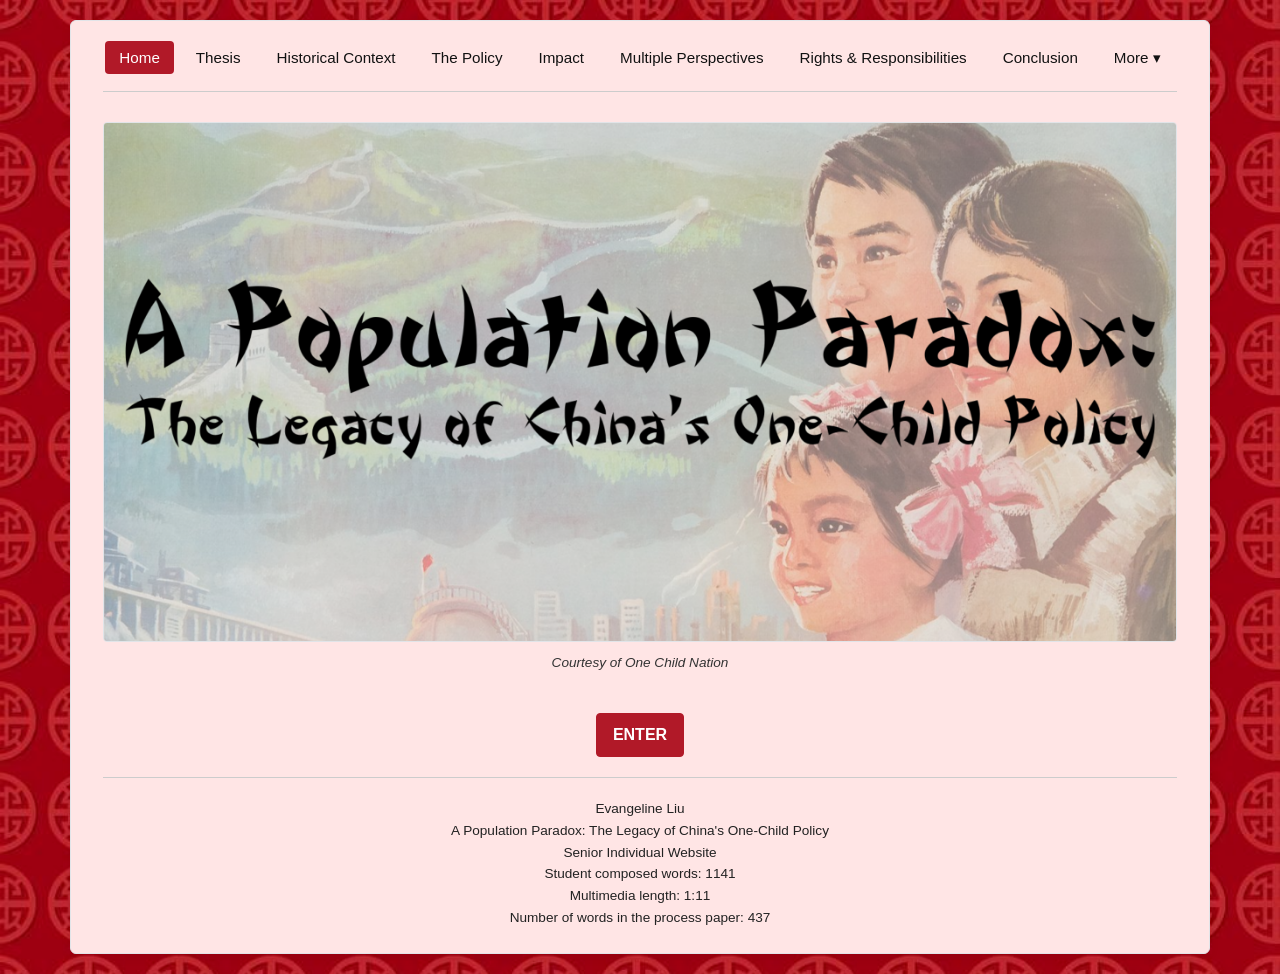
<file: nhd-one-child-policy/index.html>
<!DOCTYPE html>
<html lang="en">
<head>
  <meta charset="UTF-8" />
  <meta name="viewport" content="width=device-width, initial-scale=1.0" />
  <title>A Population Paradox: The Legacy of China's One-Child Policy</title>
  <link rel="stylesheet" href="style.css" />
</head>
<body>

  <!-- Main Fixed-Width Wrapper -->
  <div class="site-wrapper">

    <!-- Top Navigation -->
    <header class="top-nav">
      <nav>
        <ul>
          <li><a href="index.html" class="active">Home</a></li>
          <li><a href="thesis.html">Thesis</a></li>
          <li><a href="context.html">Historical Context</a></li>
          <li><a href="policy.html">The Policy</a></li>
          <li><a href="impact.html">Impact</a></li>
          <li><a href="perspectives.html">Multiple Perspectives</a></li>
          <li><a href="rights-responsibilities.html">Rights & Responsibilities</a></li>
          <li><a href="conclusion.html">Conclusion</a></li>
          
          <!-- Dropdown Navigation Item -->
          <li class="dropdown">
            <a href="#" class="dropbtn">More &#9662;</a>
            <div class="dropdown-content">
              <a href="bibliography.html">Bibliography</a>
              <a href="process-paper.html">Process Paper</a>
            </div>
          </li>
        </ul>
      </nav>
    </header>

    <hr class="section-divider" />

    <!-- Main Content Area -->
    <main class="content-container">

      <!-- Section: Featured Media / Hero Image Block -->
      <section class="block banner-block">
        <div class="image-wrapper">
          <img src="images/title.png" alt="Home Banner Image" />
          <p class="caption">Courtesy of One Child Nation</p>
        </div>
      </section>

    </main>

<!-- Bottom Navigation (Single Centered Button) -->
<footer class="bottom-nav nav-center">
  <a href="thesis.html">ENTER</a>
</footer>

<hr class="section-divider" />

  <p class="credit">Evangeline Liu</p>
  <p class="credit">A Population Paradox: The Legacy of China's One-Child Policy</p>
  <p class="credit">Senior Individual Website</p>
  <p class="credit">Student composed words: 1141</p>
  <p class="credit">Multimedia length: 1:11</p>
  <p class="credit">Number of words in the process paper: 437</p>

  </div>

</body>
</html>
</file>
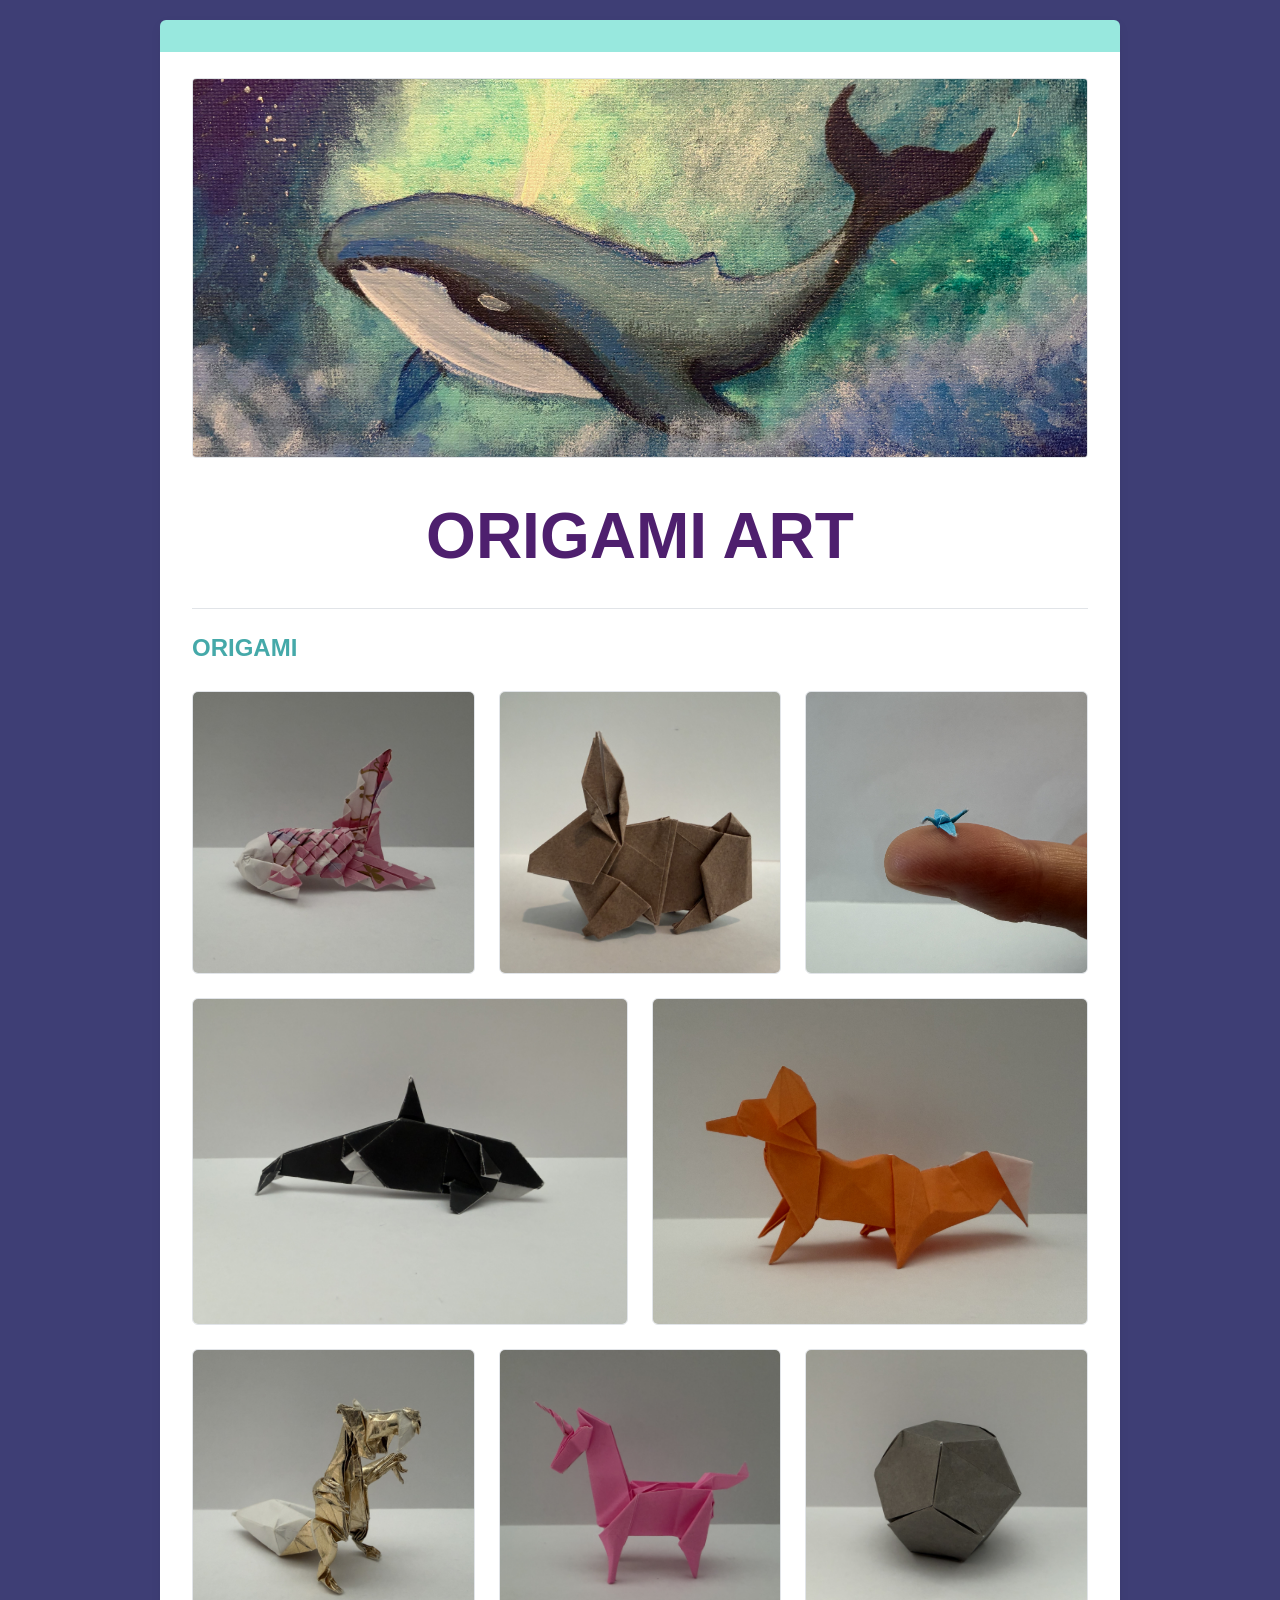
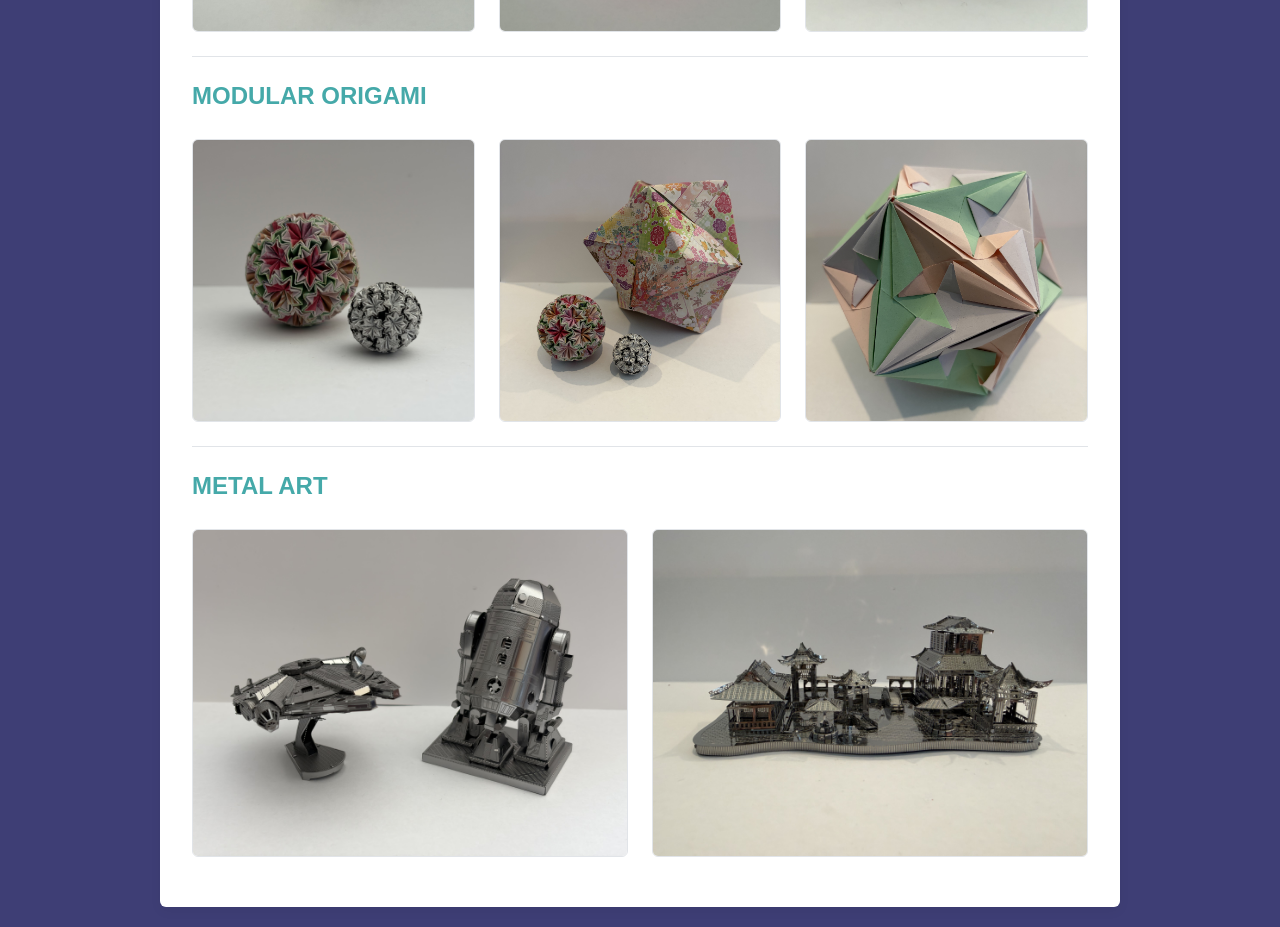
<file: origami-art.html>
<!DOCTYPE html>
<html lang="en">
<head>
  <meta charset="UTF-8" />
  <meta name="viewport" content="width=device-width, initial-scale=1.0" />
  <title>Origami Art</title>
  <link rel="stylesheet" href="style.css" />
  <link rel="apple-touch-icon" sizes="180x180" href="images/favicon/apple-touch-icon.png">
  <link rel="icon" type="image/png" sizes="32x32" href="images/favicon/favicon-32x32.png">
  <link rel="icon" type="image/png" sizes="16x16" href="images/favicon/favicon-16x16.png">
  <link rel="manifest" href="images/favicon/site.webmanifest">
</head>
<body>

  <!-- Main Fixed-Width Wrapper -->
  <div class="site-wrapper">

    <!-- Top Navigation -->
    <!-- <header class="top-nav">
      <nav>
        <ul>
          <li><a href="index.html">Home</a></li>
          <li><a href="thesis.html" class="active">Thesis</a></li>
          <li><a href="context.html">Historical Context</a></li>
          <li><a href="policy.html">The Policy</a></li>
          <li><a href="impact.html">Impact</a></li>
          <li><a href="perspectives.html">Perspectives</a></li> -->
          
          <!-- Dropdown Navigation Item -->
          <!-- <li class="dropdown">
            <a href="#" class="dropbtn">More &#9662;</a>
            <div class="dropdown-content">
              <a href="bibliography.html">Bibliography</a>
              <a href="process-paper.html">Process Paper</a>
            </div>
          </li>
        </ul>
      </nav>
    </header>

    <hr class="section-divider" /> -->

    <!-- Main Content Area -->
    <main class="content-container">

      <!-- Section: Featured Media / Hero Image Block -->
      <section class="block media-block">
        <div class="image-wrapper">
          <img src="images/whale.jpeg" alt="Banner Image" />
          <!-- <p class="caption">Courtesy of [Source / Credit Name]</p> -->
        </div>
      </section>

      <h1>ORIGAMI ART</h1>

      <hr class="section-divider" />

      <!-- Section: Text Block  -->
      <section class="block text-block">
      <h2>ORIGAMI</h2>
      </section>
 
      <!-- Section: Image Block -->
      <section class="block media-block">
        <!-- GRID BEGINS -->
        <div class="row-12">
          <div class="col-4">
            <div class="image-wrapper">
              <a target="_blank" href="images/origami-goldfish.jpg"><img src="images/origami-goldfish.jpg" alt="Origami Goldfish" /></a>
            </div>
          </div>
          <div class="col-4">
            <div class="image-wrapper">
              <a target="_blank" href="images/origami-hare.jpg"><img src="images/origami-hare.jpg" alt="Origami Hare" /></a>
           </div>
          </div>
          <div class="col-4">
            <div class="image-wrapper">
              <a target="_blank" href="images/origami-tiny.jpg"><img src="images/origami-tiny.jpg" alt="Tiny Origami" /></a>
            </div>
          </div>

          <div class="col-6">
             <div class="image-wrapper">
               <a target="_blank" href="images/origami-whale.jpg"><img src="images/origami-whale.jpg" alt="Origami Whale" /></a>
            </div>
           </div>
          <div class="col-6">
            <div class="image-wrapper">
              <a target="_blank" href="images/origami-fox.jpg"><img src="images/origami-fox.jpg" alt="Origami Fox" /></a>
            </div>
          </div>

          <div class="col-4">
            <div class="image-wrapper">
              <a target="_blank" href="images/origami-squirrel.jpg"><img src="images/origami-squirrel.jpg" alt="Origami Squirrel" /></a>
            </div>
          </div>
          <div class="col-4">
            <div class="image-wrapper">
              <a target="_blank" href="images/origami-unicorn.jpg"><img src="images/origami-unicorn.jpg" alt="Origami Unicorn" /></a>
            </div>
          </div>
        <div class="col-4">
          <div class="image-wrapper">
            <a target="_blank" href="images/origami-dodecahedron.jpg"><img src="images/origami-dodecahedron.jpg" alt="Origami Dodecahedron" /></a>
          </div>
        </div>
      </div>
      <!-- GRID ENDS -->
    </section>
 
    <hr class="section-divider" />

    <!-- Section: Text Block  -->
    <section class="block text-block">
      <h2>MODULAR ORIGAMI</h2>
    </section>
 
  <!-- Section: Image Block -->
  <section class="block media-block">
    <!-- GRID BEGINS -->
    <div class="row-12">
      <div class="col-4">
        <div class="image-wrapper">
          <a target="_blank" href="images/modular-origami-1.jpg"><img src="images/modular-origami-1.jpg" alt="Modular Origami 1" /></a>
        </div>
      </div>
      <div class="col-4">
        <div class="image-wrapper">
          <a target="_blank" href="images/modular-origami-2.jpg"><img src="images/modular-origami-2.jpg" alt="Modular Origami 2" /></a>
        </div>
      </div>
      <div class="col-4">
        <div class="image-wrapper">
          <a target="_blank" href="images/modular-origami-3.jpg"><img src="images/modular-origami-3.jpg" alt="Modular Origami 3" /></a>
        </div>
      </div>
    </div>
    <!-- GRID ENDS -->
  </section>

 <hr class="section-divider" />
 
 <!-- Section: Text Block  -->
<section class="block text-block">
    <h2>METAL ART</h2>
</section>
 
<!-- Section: Image Block -->
<section class="block media-block">
  <!-- GRID BEGINS -->
  <div class="row-12">
    <div class="col-6">
      <div class="image-wrapper">
        <a target="_blank" href="images/metal-art-star-wars.jpg"><img src="images/metal-art-star-wars.jpg" alt="Star Wars Metal Arts" /></a>
      </div>
    </div>
    <div class="col-6">
      <div class="image-wrapper">
        <a target="_blank" href="images/metal-art-village.jpg"><img src="images/metal-art-village.jpg" alt="Village Metal Art" /></a>
      </div>
    </div>
  </div>
  <!-- GRID ENDS -->
</section>

    </main>

    <!-- <hr class="section-divider" /> -->

    <!-- Bottom Navigation -->
    <!-- <footer class="bottom-nav">
      <div class="nav-prev">
        <a href="index.html">&larr; Prev</a>
      </div>
      <div class="nav-next">
        <a href="context.html">Next &rarr;</a>
      </div>
    </footer> -->

  </div>

</body>
</html>
</file>
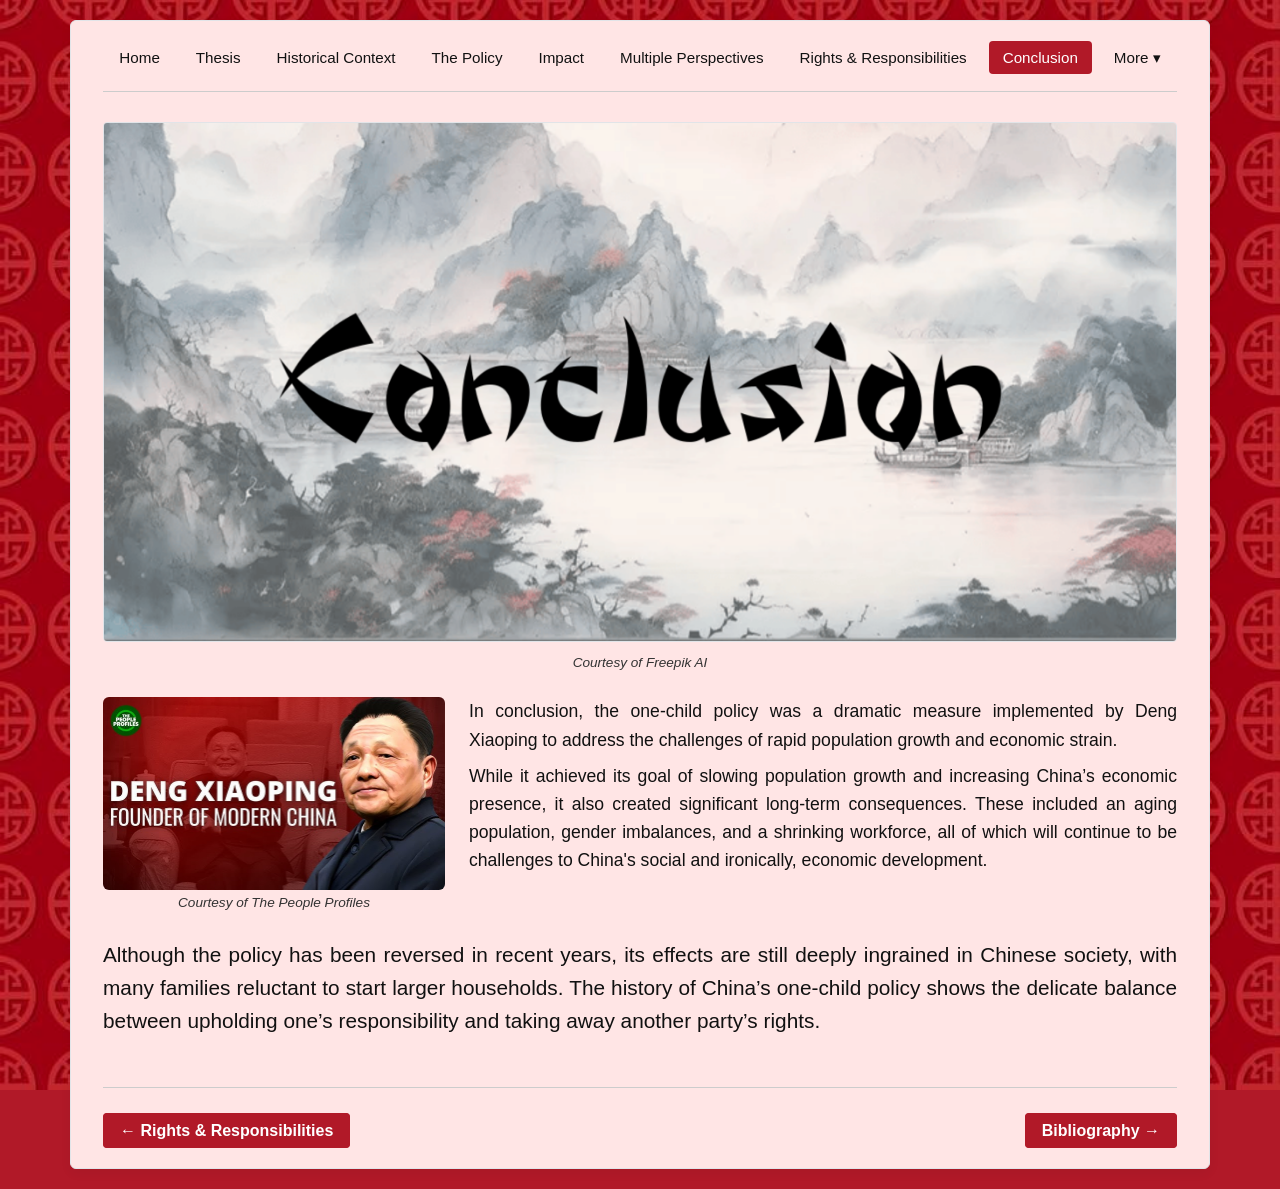
<file: nhd-one-child-policy/conclusion.html>
<!DOCTYPE html>
<html lang="en">
<head>
  <meta charset="UTF-8" />
  <meta name="viewport" content="width=device-width, initial-scale=1.0" />
  <title>A Population Paradox: The Legacy of China's One-Child Policy</title>
  <link rel="stylesheet" href="style.css" />
</head>
<body>

  <!-- Main Fixed-Width Wrapper -->
  <div class="site-wrapper">

    <!-- Top Navigation -->
    <header class="top-nav">
      <nav>
        <ul>
          <li><a href="index.html">Home</a></li>
          <li><a href="thesis.html">Thesis</a></li>
          <li><a href="context.html">Historical Context</a></li>
          <li><a href="policy.html">The Policy</a></li>
          <li><a href="impact.html">Impact</a></li>
          <li><a href="perspectives.html">Multiple Perspectives</a></li>
          <li><a href="rights-responsibilities.html">Rights & Responsibilities</a></li>
          <li><a href="conclusion.html" class="active">Conclusion</a></li>
          
          <!-- Dropdown Navigation Item -->
          <li class="dropdown">
            <a href="#" class="dropbtn">More &#9662;</a>
            <div class="dropdown-content">
              <a href="bibliography.html">Bibliography</a>
              <a href="process-paper.html">Process Paper</a>
            </div>
          </li>
        </ul>
      </nav>
    </header>

    <hr class="section-divider" />

    <!-- Main Content Area -->
    <main class="content-container">

      <!-- Section: Featured Media / Hero Image Block -->
      <section class="block banner-block">
        <div class="image-wrapper">
          <img src="images/conclusion.png" alt="Conclusion Banner Image" />
          <p class="caption">Courtesy of Freepik AI</p>
        </div>
      </section>

      <div class="row-12">
        <!-- Left Column: 4 units wide -->
        <div class="col-4">
          <img src="images/deng-xiaoping.jpg" alt="Deng Xiaoping" />
          <p class="caption">Courtesy of The People Profiles</p>
        </div>

        <!-- Right Column: 8 units wide -->
        <div class="col-8">
          <section class="block text-block">
            <p>In conclusion, the one-child policy was a dramatic measure implemented by Deng Xiaoping to address the challenges of rapid population growth and economic strain.</p>

            <p>​​​​While it achieved its goal of slowing population growth and increasing China’s economic presence, it also created significant long-term consequences. These included an aging population, gender imbalances, and a shrinking workforce, all of which will continue to be challenges to China's social and ironically, economic development.</p>
          </section>
        </div>
      </div>

      <!-- Section: Text Block -->
      <section class="block text-block text-md">
        Although the policy has been reversed in recent years, its effects are still deeply ingrained in Chinese society, with many families reluctant to start larger households. The history of China’s one-child policy shows the delicate balance between upholding one’s responsibility and taking away another party’s rights. 
      </section>

    </main>

    <hr class="section-divider" />

    <!-- Bottom Navigation -->
    <footer class="bottom-nav">
      <div class="nav-prev">
        <a href="rights-responsibilities.html">&larr; Rights & Responsibilities</a>
      </div>
      <div class="nav-next">
        <a href="bibliography.html">Bibliography &rarr;</a>
      </div>
    </footer>

  </div>

</body>
</html>
</file>
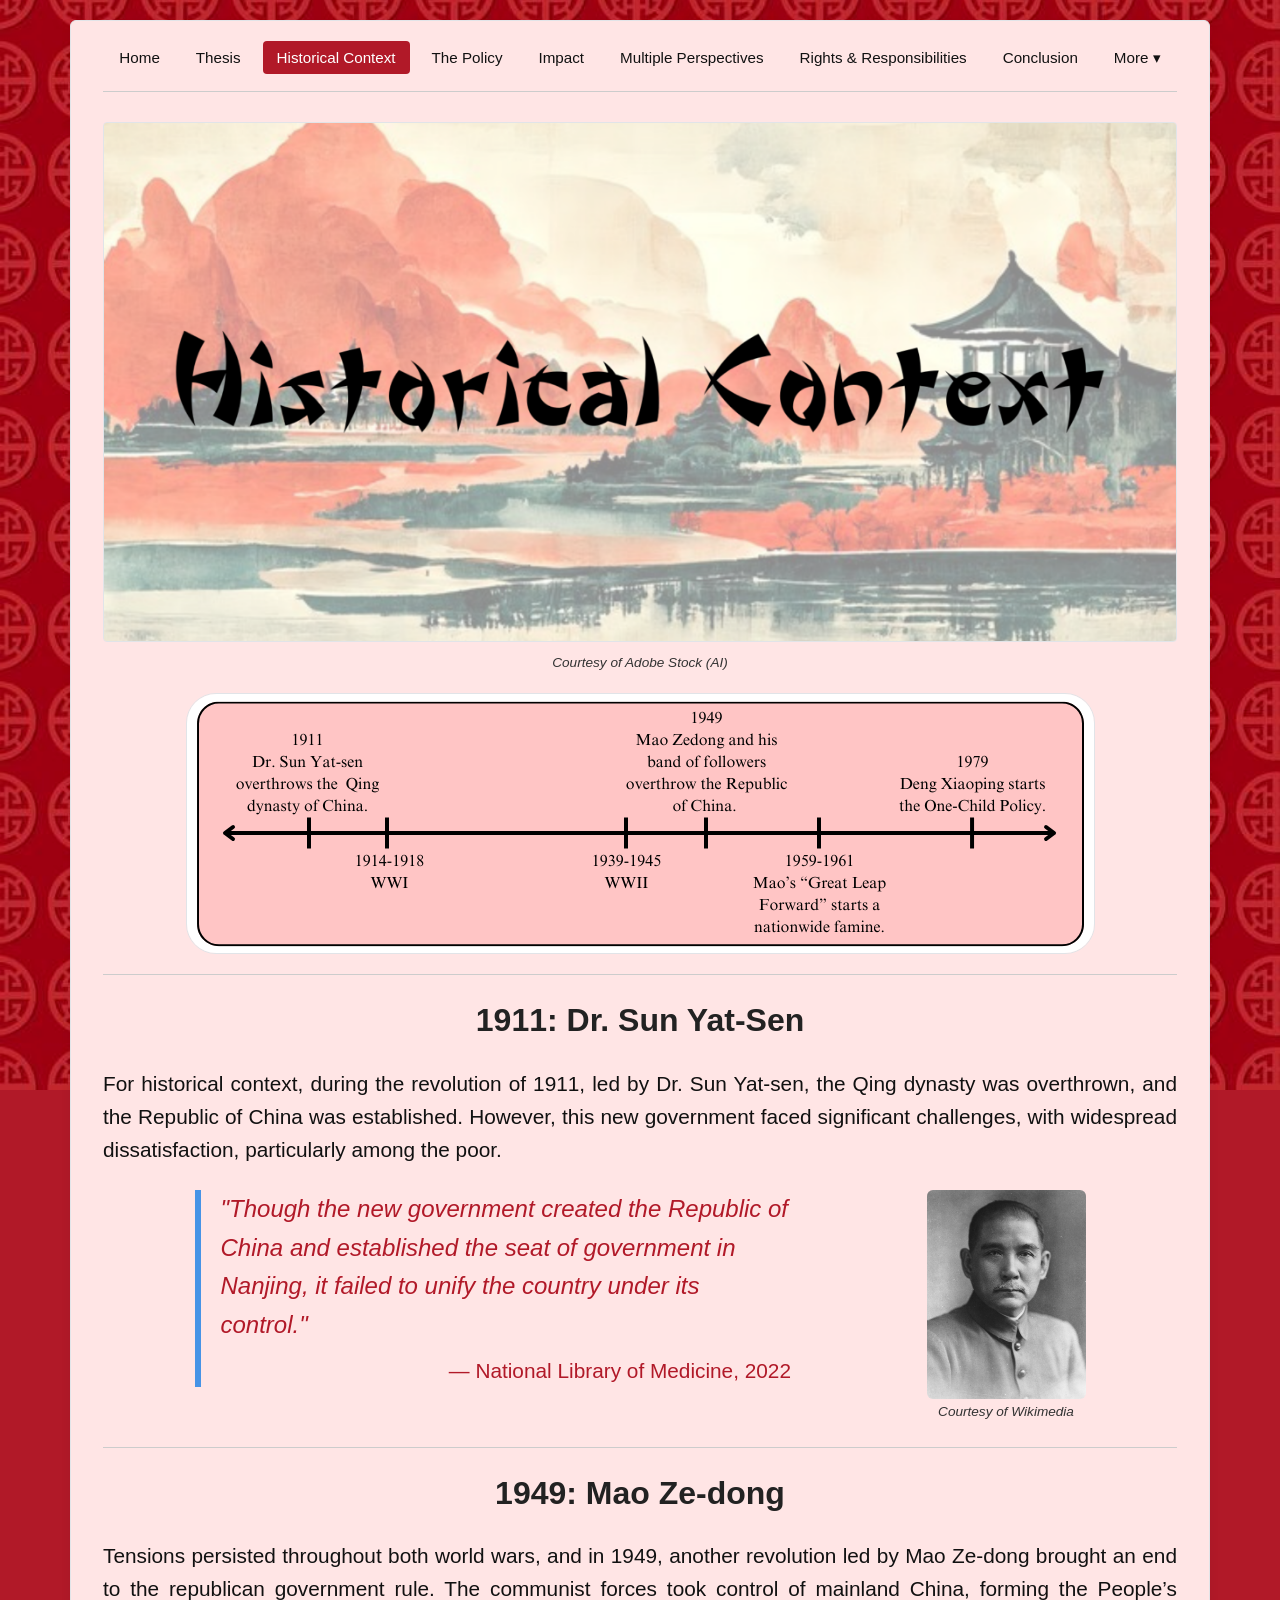
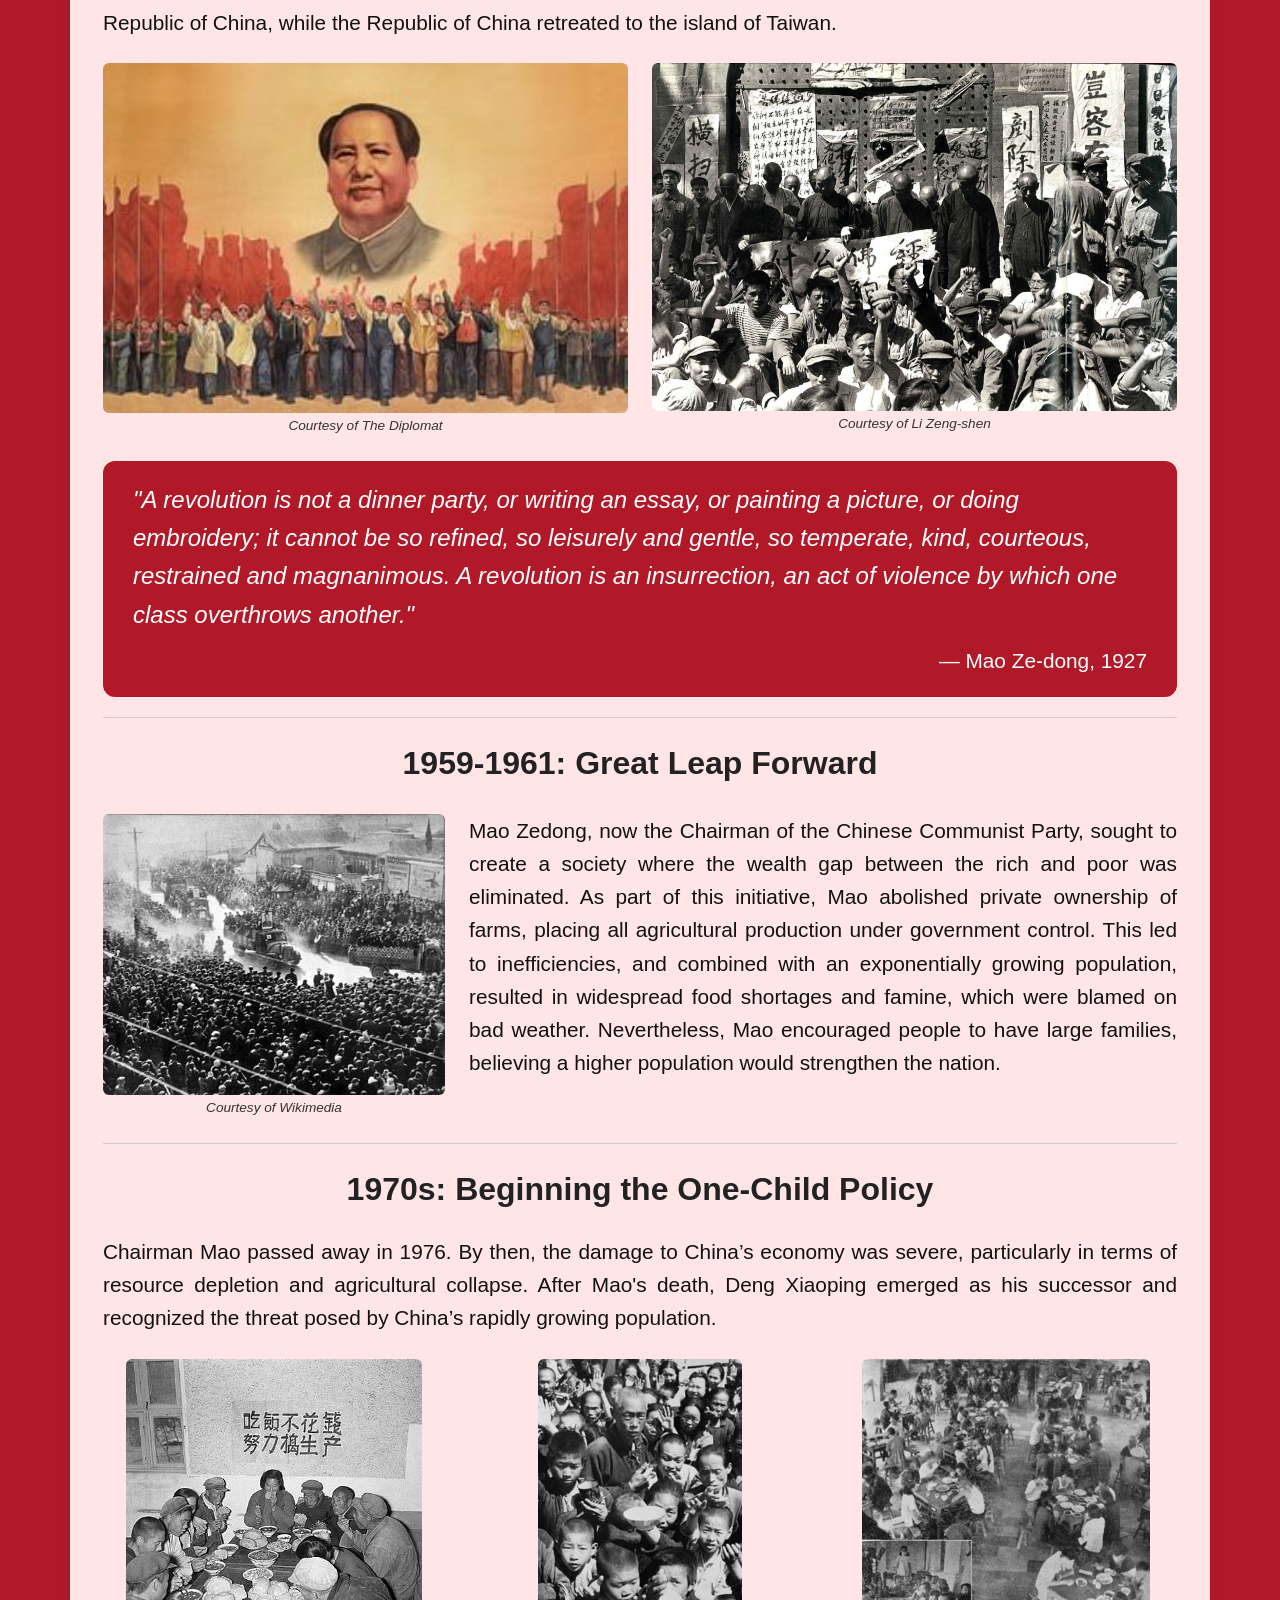
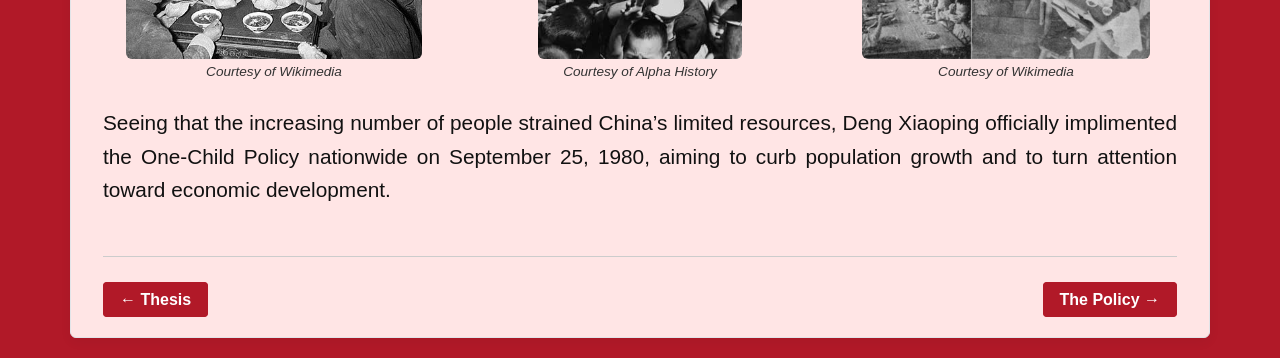
<file: nhd-one-child-policy/context.html>
<!DOCTYPE html>
<html lang="en">
<head>
  <meta charset="UTF-8" />
  <meta name="viewport" content="width=device-width, initial-scale=1.0" />
  <title>A Population Paradox: The Legacy of China's One-Child Policy</title>
  <link rel="stylesheet" href="style.css" />
</head>
<body>

  <!-- Main Fixed-Width Wrapper -->
  <div class="site-wrapper">

    <!-- Top Navigation -->
    <header class="top-nav">
      <nav>
        <ul>
          <li><a href="index.html">Home</a></li>
          <li><a href="thesis.html">Thesis</a></li>
          <li><a href="context.html" class="active">Historical Context</a></li>
          <li><a href="policy.html">The Policy</a></li>
          <li><a href="impact.html">Impact</a></li>
          <li><a href="perspectives.html">Multiple Perspectives</a></li>
          <li><a href="rights-responsibilities.html">Rights & Responsibilities</a></li>
          <li><a href="conclusion.html">Conclusion</a></li>
          
          <!-- Dropdown Navigation Item -->
          <li class="dropdown">
            <a href="#" class="dropbtn">More &#9662;</a>
            <div class="dropdown-content">
              <a href="bibliography.html">Bibliography</a>
              <a href="process-paper.html">Process Paper</a>
            </div>
          </li>
        </ul>
      </nav>
    </header>

    <hr class="section-divider" />

    <!-- Main Content Area -->
    <main class="content-container">

      <!-- Section: Featured Media / Hero Image Block -->
      <section class="block banner-block">
        <div class="image-wrapper">
          <img src="images/historical-context.png" alt="Historical Context Banner Image" />
          <p class="caption">Courtesy of Adobe Stock (AI)</p>
        </div>
      </section>

      <!-- Section: Image Block -->
      <section class="block media-block">
        <div class="image-wrapper">
          <img src="images/timeline.png" alt="Historical Context Timeline Image" />
        </div>
      </section>

      <hr class="section-divider" />

      <h1>1911: Dr. Sun Yat-Sen</h1>

      <!-- Section: Text Block -->
      <section class="block text-block text-md">
        For historical context, during the revolution of 1911, led by Dr. Sun Yat-sen, the Qing dynasty was overthrown, and the Republic of China was established. However, this new government faced significant challenges, with widespread dissatisfaction, particularly among the poor. 
      </section>

      <div class="row-12">
        <!-- Gutter Column: 1 unit wide -->
        <div class="col-1"></div>

        <!-- Left Column: 7 units wide -->
        <div class="col-7">
          <blockquote class="quote-card quote-blue quote-lg">
            "Though the new government created the Republic of China and established the seat of government in Nanjing, it failed to unify the country under its control."​​​​​​​
            <cite>&mdash; National Library of Medicine, 2022</cite>
          </blockquote>
        </div>

        <!-- Gutter Column: 1 unit wide -->
        <div class="col-1"></div>

        <!-- Right Column: 2 units wide -->
        <div class="col-2">
          <img src="images/sun-wen.jpg" alt="Historical Context Image" />
          <p class="caption">Courtesy of Wikimedia</p>
        </div>

        <!-- Gutter Column: 1 unit wide -->
        <div class="col-1"></div>
      </div>

      <hr class="section-divider" />

      <h1>1949: Mao Ze-dong</h1>

      <!-- Section: Text Block -->
      <section class="block text-block text-md">
        Tensions persisted throughout both world wars, and in 1949, another revolution led by Mao Ze-dong brought an end to the republican government rule. The communist forces took control of mainland China, forming the People’s Republic of China, while the Republic of China retreated to the island of Taiwan.
      </section>

      <div class="row-12">

        <!-- Left Column: 6 units wide -->
        <div class="col-6">
          <img src="images/1949L.jpg" alt="Historical Context Image" />
          <p class="caption">Courtesy of The Diplomat</p>
        </div>

        <!-- Right Column: 6 units wide -->
        <div class="col-6">
          <img src="images/1949R.jpg" alt="Historical Context Image" />
          <p class="caption">Courtesy of Li Zeng-shen</p>
        </div>

      </div>

      <!-- Section: Block Quote -->
      <blockquote class="quote-card quote-solid quote-lg">
          "A revolution is not a dinner party, or writing an essay, or painting a picture, or doing embroidery; it cannot be so refined, so leisurely and gentle, so temperate, kind, courteous, restrained and magnanimous. A revolution is an insurrection, an act of violence by which one class overthrows another."
          <cite>&mdash; Mao Ze-dong, 1927</cite>
      </blockquote>

      <hr class="section-divider" />

      <h1>1959-1961: Great Leap Forward</h1>

      <div class="row-12">

        <!-- Left Column: 4 units wide -->
        <div class="col-4">
          <img src="images/1959-1961.jpg" alt="Historical Context Image" />
          <p class="caption">Courtesy of Wikimedia</p>
        </div>

        <!-- Right Column: 8 units wide -->
        <div class="col-8">
          <!-- Section: Text Block -->
          <section class="block text-block text-md">
            Mao Zedong, now the Chairman of the Chinese Communist Party, sought to create a society where the wealth gap between the rich and poor was eliminated. As part of this initiative, Mao abolished private ownership of farms, placing all agricultural production under government control. This led to inefficiencies, and combined with an exponentially growing population, resulted in widespread food shortages and famine, which were blamed on bad weather. Nevertheless, Mao encouraged people to have large families, believing a higher population would strengthen the nation.
          </section>
        </div>

      </div>

    <hr class="section-divider" />

    <h1>1970s: Beginning the One-Child Policy</h1>

    <!-- Section: 1970s -->
    <section class="block text-block text-md">
      Chairman Mao passed away in 1976. By then, the damage to China’s economy was severe, particularly in terms of resource depletion and agricultural collapse. After Mao's death, Deng Xiaoping emerged as his successor and recognized the threat posed by China’s rapidly growing population. 
    </section>

    <div class="row-12 equal-height-row">

      <!-- Left Column: 4 units wide -->
      <div class="col-4">
        <img src="images/1970L.jpg" alt="Historical Context Image" />
        <p class="caption">Courtesy of Wikimedia</p>
      </div>

      <!-- Middle Column: 4 units wide -->
      <div class="col-4">
        <img src="images/1970M.jpg" alt="Historical Context Image" />
        <p class="caption">Courtesy of Alpha His​​​​​​​tory​​​​​​​</p>
      </div>

      <!-- Right Column: 4 units wide -->
      <div class="col-4">
        <img src="images/1970R.jpg" alt="Historical Context Image" />
        <p class="caption">Courtesy of Wikimedia</p>
      </div>

    </div>

      <!-- Section: Text Block -->
      <section class="block text-block text-md">
        Seeing that the increasing number of people strained China’s limited resources, Deng Xiaoping officially implimented the One-Child Policy nationwide on September 25, 1980, aiming to curb population growth and to turn attention toward economic development. 
      </section>

    </main>

    <hr class="section-divider" />

    <!-- Bottom Navigation -->
    <footer class="bottom-nav">
      <div class="nav-prev">
        <a href="thesis.html">&larr; Thesis</a>
      </div>
      <div class="nav-next">
        <a href="policy.html">The Policy &rarr;</a>
      </div>
    </footer>

  </div>

</body>
</html>
</file>
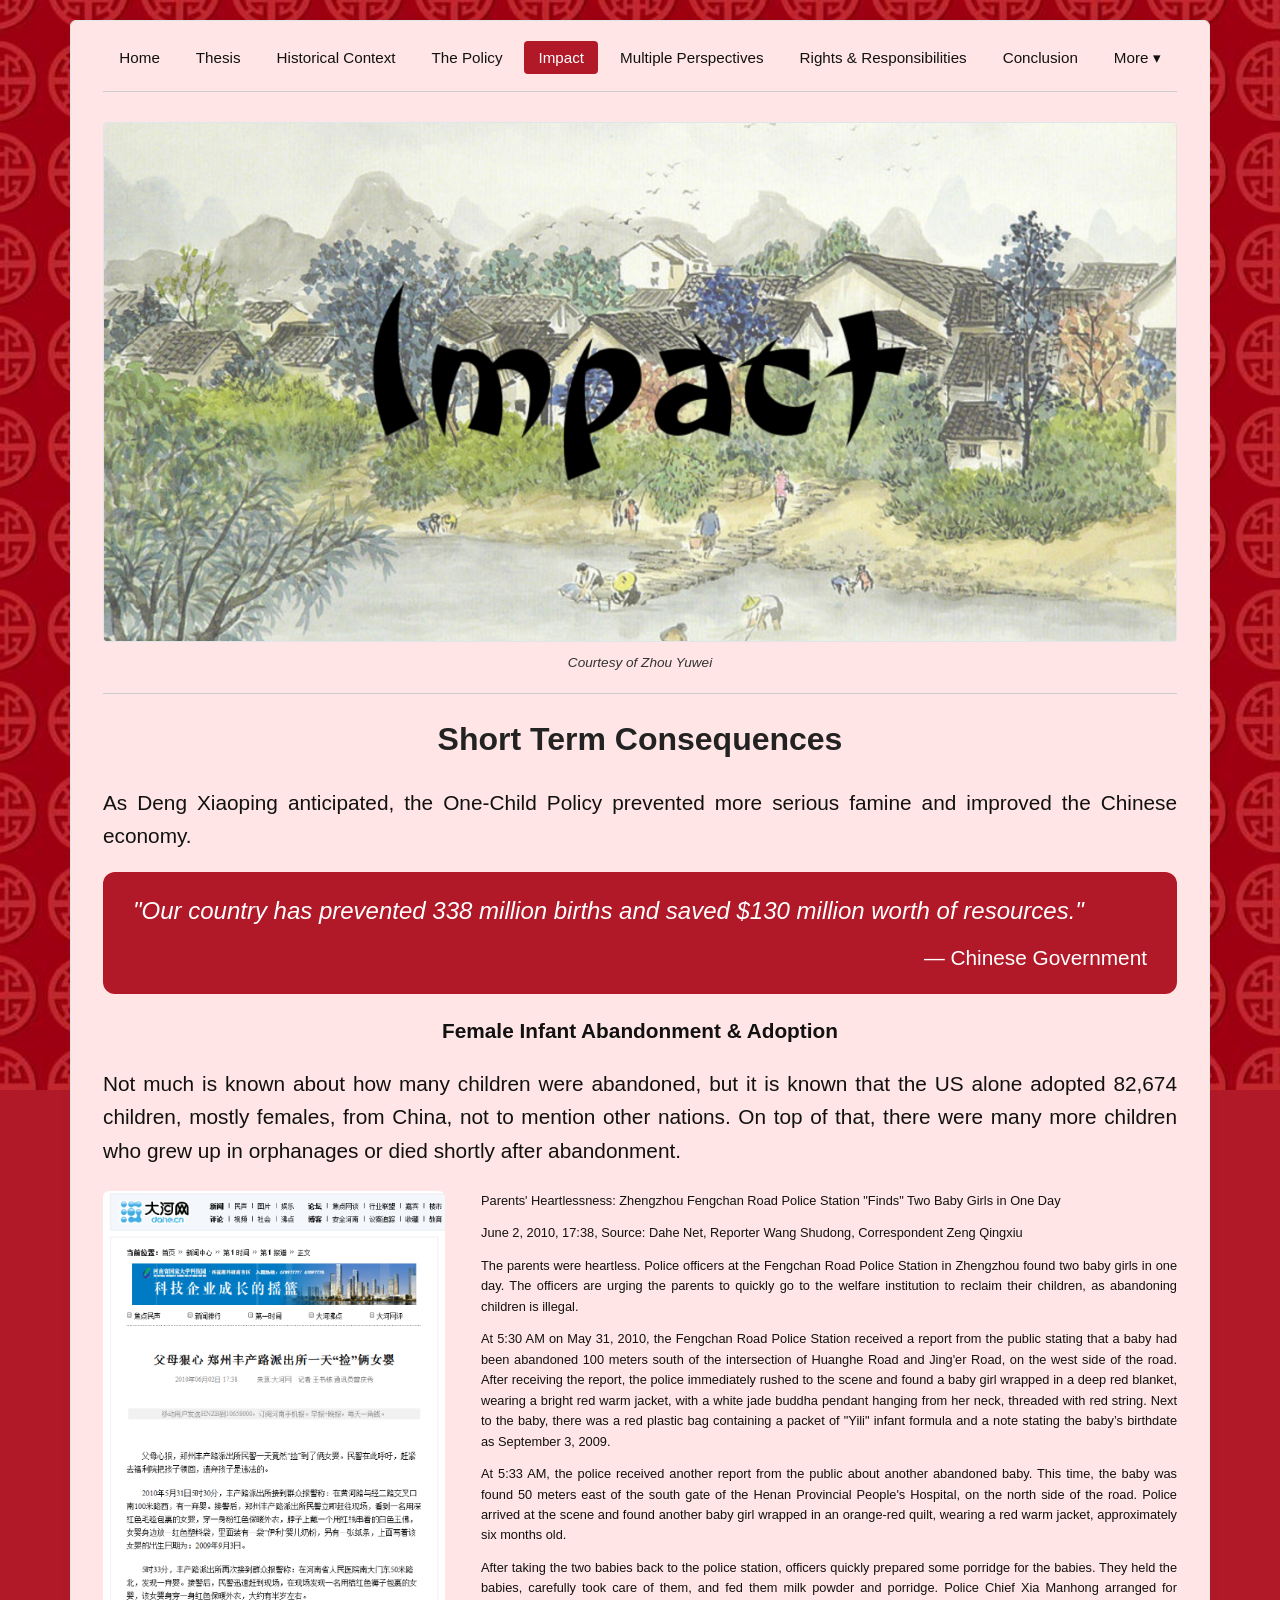
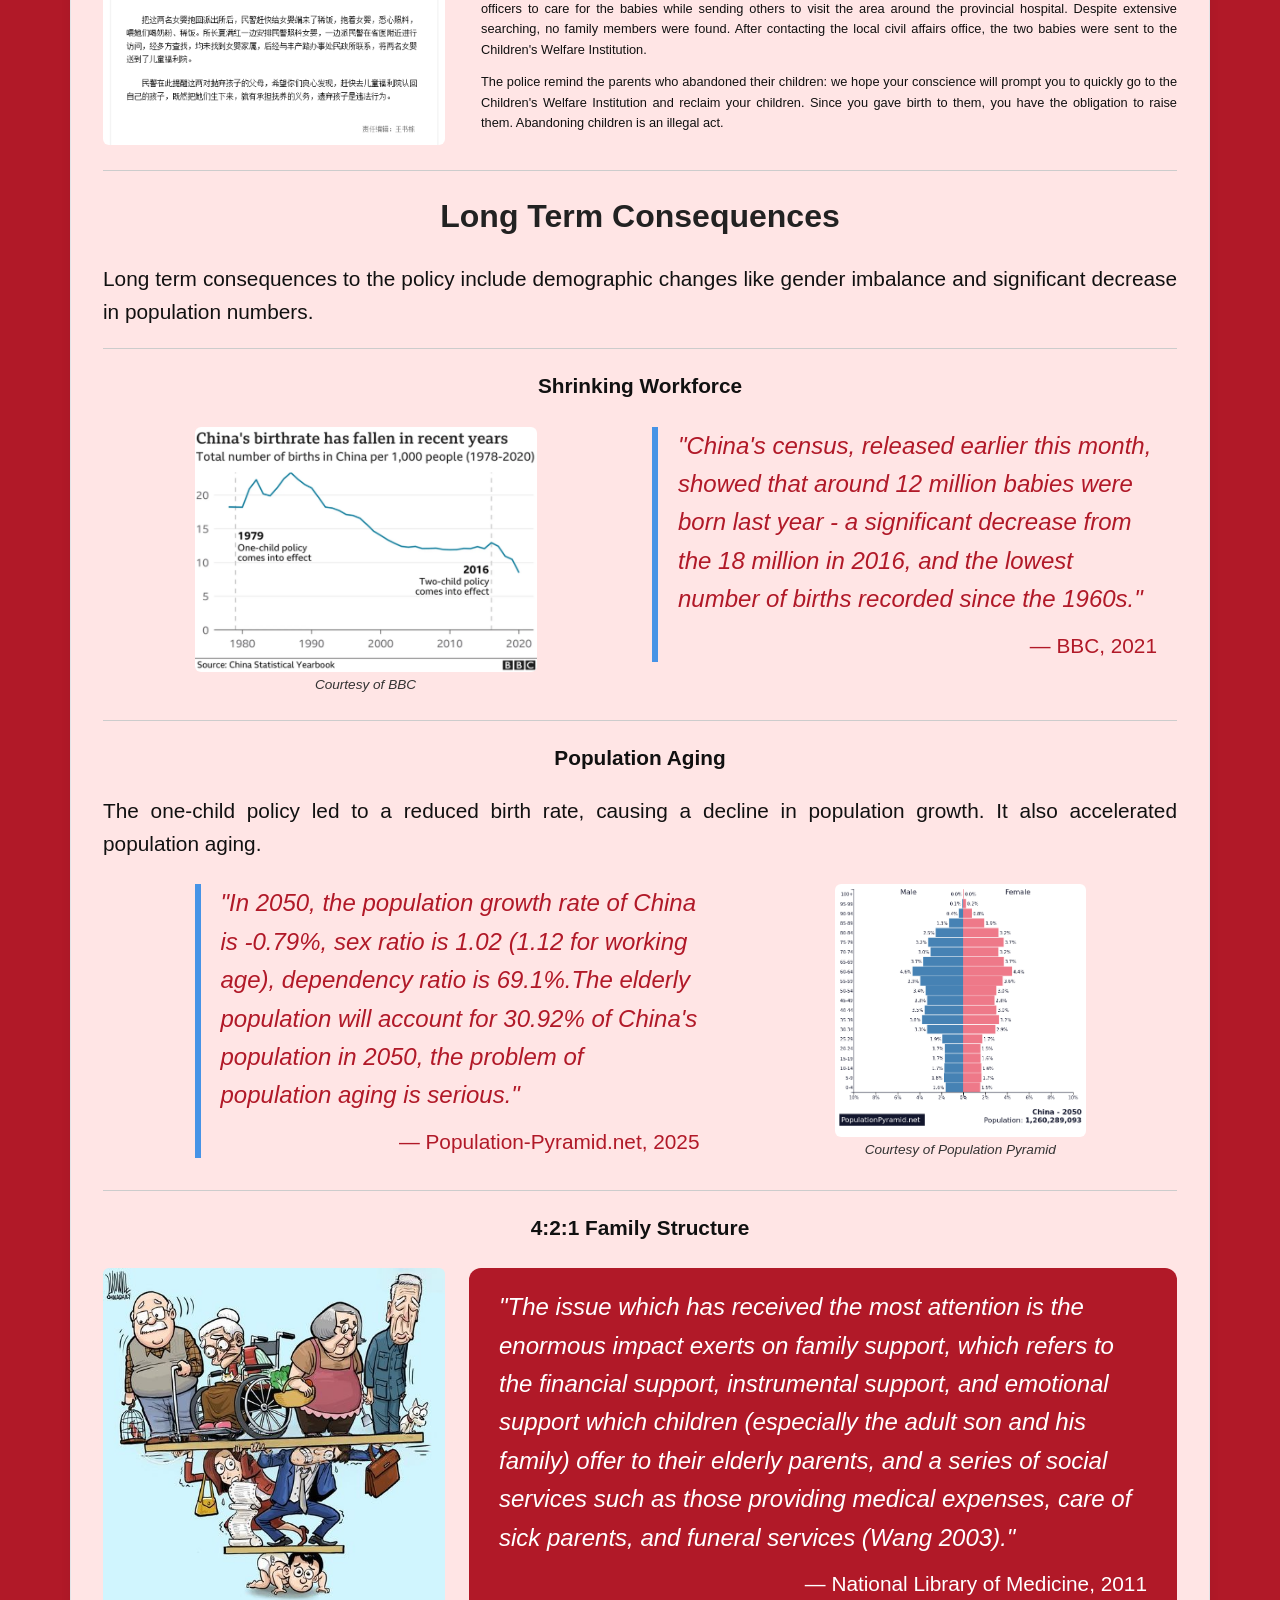
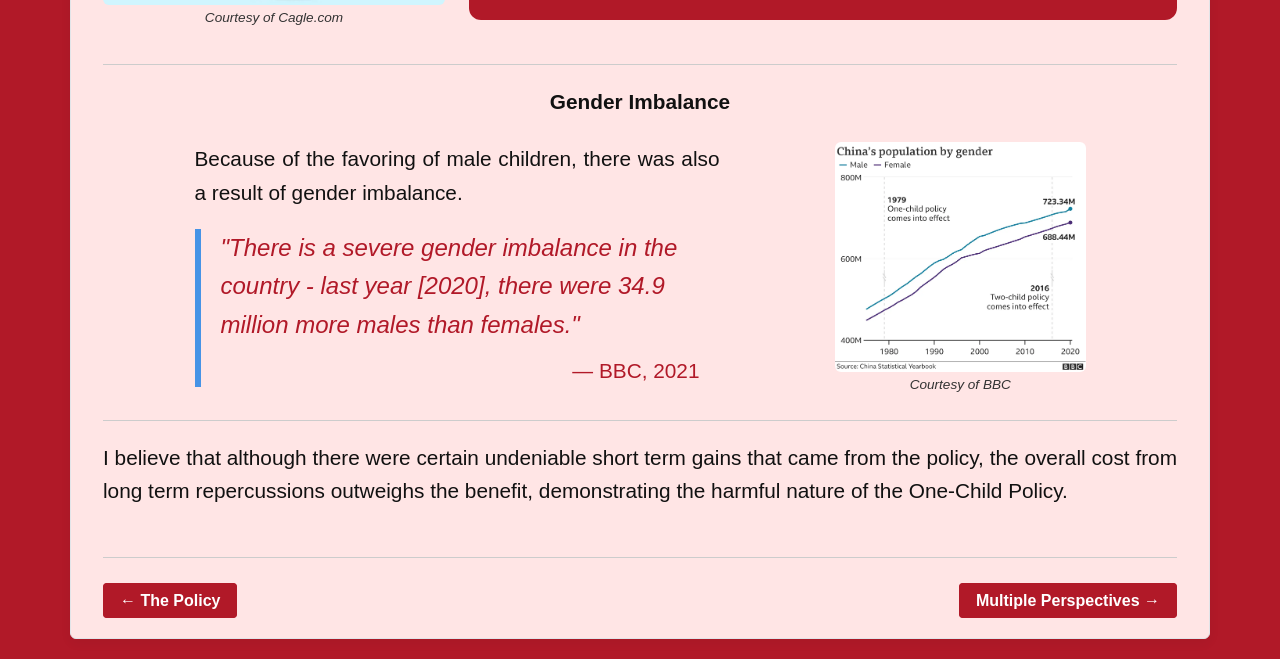
<file: nhd-one-child-policy/impact.html>
<!DOCTYPE html>
<html lang="en">
<head>
  <meta charset="UTF-8" />
  <meta name="viewport" content="width=device-width, initial-scale=1.0" />
  <title>A Population Paradox: The Legacy of China's One-Child Policy</title>
  <link rel="stylesheet" href="style.css" />
</head>
<body>

  <!-- Main Fixed-Width Wrapper -->
  <div class="site-wrapper">

    <!-- Top Navigation -->
    <header class="top-nav">
      <nav>
        <ul>
          <li><a href="index.html">Home</a></li>
          <li><a href="thesis.html">Thesis</a></li>
          <li><a href="context.html">Historical Context</a></li>
          <li><a href="policy.html">The Policy</a></li>
          <li><a href="impact.html" class="active">Impact</a></li>
          <li><a href="perspectives.html">Multiple Perspectives</a></li>
          <li><a href="rights-responsibilities.html">Rights & Responsibilities</a></li>
          <li><a href="conclusion.html">Conclusion</a></li>
          
          <!-- Dropdown Navigation Item -->
          <li class="dropdown">
            <a href="#" class="dropbtn">More &#9662;</a>
            <div class="dropdown-content">
              <a href="bibliography.html">Bibliography</a>
              <a href="process-paper.html">Process Paper</a>
            </div>
          </li>
        </ul>
      </nav>
    </header>

    <hr class="section-divider" />

    <!-- Main Content Area -->
    <main class="content-container">

      <!-- Section: Featured Media / Hero Image Block -->
      <section class="block banner-block">
        <div class="image-wrapper">
          <img src="images/impact.png" alt="Impact Banner Image" />
          <p class="caption">Courtesy of Zhou Yuwei</p>
        </div>
      </section>

      <hr class="section-divider" />

      <h1>Short Term Consequences</h1>

      <!-- Section: Text Block -->
      <section class="block text-block text-md">
        As Deng Xiaoping anticipated, the One-Child Policy prevented more serious famine and improved the Chinese economy.
      </section>

      <!-- Section: Block Quote -->
      <blockquote class="quote-card quote-solid quote-lg">
          "Our country has prevented 338 million births and saved $130 million worth of resources."
          <cite>&mdash; Chinese Government</cite>
      </blockquote>

      <!-- Section: Text Block -->
      <section class="block text-block text-center">
        <h2>Female Infant Abandonment & Adoption</h2>
      </section>

      <!-- Section: Text Block -->
      <section class="block text-block text-md">
        Not much is known about how many children were abandoned, but it is known that the US alone adopted 82,674 children, mostly females, from China, not to mention other nations. On top of that, there were many more children who grew up in orphanages or died shortly after abandonment. 
      </section>

      <div class="row-12">
        <!-- Left Column: 4 units wide -->
        <div class="col-4">
          <img src="images/dahe-news.png" alt="Da He News" />
        </div>

        <!-- Right Column: 8 units wide -->
        <div class="col-8">
          <!-- Section: Text Block -->
          <section class="block text-block text-sm">
            Parents' Heartlessness: Zhengzhou Fengchan Road Police Station "Finds" Two Baby Girls in One Day
          </section>
          <section class="block text-block text-sm">
            June 2, 2010, 17:38, Source: Dahe Net, Reporter Wang Shudong, Correspondent Zeng Qingxiu
          </section>
          <section class="block text-block text-sm">
            The parents were heartless. Police officers at the Fengchan Road Police Station in Zhengzhou found two baby girls in one day. The officers are urging the parents to quickly go to the welfare institution to reclaim their children, as abandoning children is illegal.
          </section>
          <section class="block text-block text-sm">
            At 5:30 AM on May 31, 2010, the Fengchan Road Police Station received a report from the public stating that a baby had been abandoned 100 meters south of the intersection of Huanghe Road and Jing'er Road, on the west side of the road. After receiving the report, the police immediately rushed to the scene and found a baby girl wrapped in a deep red blanket, wearing a bright red warm jacket, with a white jade buddha pendant hanging from her neck, threaded with red string. Next to the baby, there was a red plastic bag containing a packet of "Yili" infant formula and a note stating the baby’s birthdate as September 3, 2009.
          </section>
          <section class="block text-block text-sm">
            At 5:33 AM, the police received another report from the public about another abandoned baby. This time, the baby was found 50 meters east of the south gate of the Henan Provincial People's Hospital, on the north side of the road. Police arrived at the scene and found another baby girl wrapped in an orange-red quilt, wearing a red warm jacket, approximately six months old.
          </section>
          <section class="block text-block text-sm">
            After taking the two babies back to the police station, officers quickly prepared some porridge for the babies. They held the babies, carefully took care of them, and fed them milk powder and porridge. Police Chief Xia Manhong arranged for officers to care for the babies while sending others to visit the area around the provincial hospital. Despite extensive searching, no family members were found. After contacting the local civil affairs office, the two babies were sent to the Children's Welfare Institution.
          </section>
          <section class="block text-block text-sm">
            The police remind the parents who abandoned their children: we hope your conscience will prompt you to quickly go to the Children's Welfare Institution and reclaim your children. Since you gave birth to them, you have the obligation to raise them. Abandoning children is an illegal act.
          </section>
        </div>
      </div>

      <hr class="section-divider" />

      <h1>Long Term Consequences</h1>

      <!-- Section: Text Block -->
      <section class="block text-block text-md">
        Long term consequences to the policy include demographic changes like gender imbalance and significant decrease in population numbers.
      </section>

      <hr class="section-divider" />

      <!-- Section: Text Block -->
      <section class="block text-block text-center">
        <h2>Shrinking Workforce</h2>
      </section>

      <div class="row-12">
        <!-- Gutter Column: 1 unit wide -->
        <div class="col-1"></div>
        
        <!-- Left Column: 4 units wide -->
        <div class="col-4">
          <img src="images/birthrate.webp" alt="Declining Birthrate" />
          <p class="caption">Courtesy of BBC</p>
        </div>

        <!-- Gutter Column: 1 unit wide -->
        <div class="col-1"></div>

        <!-- Right Column: 6 units wide -->
        <div class="col-6">
          <blockquote class="quote-card quote-blue quote-lg">
            "China's census, released earlier this month, showed that around 12 million babies were born last year - a significant decrease from the 18 million in 2016, and the lowest number of births recorded since the 1960s."
            <cite>&mdash; BBC, 2021</cite>
          </blockquote>
        </div>

      </div>
      
      <hr class="section-divider" />

      <!-- Section: Text Block -->
      <section class="block text-block text-center">
        <h2>Population Aging</h2>
      </section>

      <!-- Section: Text Block -->
      <section class="block text-block text-md">
        The one-child policy led to a reduced birth rate, causing a decline in population growth. It also accelerated population aging. 
      </section>

      <div class="row-12">

        <!-- Gutter Column: 1 unit wide -->
        <div class="col-1"></div>

        <!-- Left Column: 6 units wide -->
        <div class="col-6">

          <blockquote class="quote-card quote-blue quote-lg">
            "In 2050, the population growth rate of China is -0.79%, sex ratio is 1.02 (1.12 for working age), dependency ratio is 69.1%.The elderly population will account for 30.92% of China's population in 2050, the problem of population aging is serious."
            <cite>&mdash; Population-Pyramid.net, 2025</cite>
          </blockquote>
        </div>

        <!-- Gutter Column: 1 unit wide -->
        <div class="col-1"></div>

        <!-- Right Column: 3 units wide -->
        <div class="col-3">
          <img src="images/population-2050.png" alt="Population 2050 Image" />
          <p class="caption">Courtesy of Population Pyramid</p>
        </div>

        <!-- Gutter Column: 1 unit wide -->
        <div class="col-1"></div>

      </div>
      
      <hr class="section-divider" />

      <!-- Section: Text Block -->
      <section class="block text-block text-center">
        <h2>4:2:1 Family Structure</h2>
      </section>

      <div class="row-12">
        
        <!-- Left Column: 4 units wide -->
        <div class="col-4">
          <img src="images/421.png" alt="4:2:1 Family Structure" />
          <p class="caption">Courtesy of Cagle.com</p>
        </div>

        <!-- Right Column: 8 units wide -->
        <div class="col-8">
          <blockquote class="quote-card quote-solid quote-lg">
            "The issue which has received the most attention is the enormous impact exerts on family support, which refers to the financial support, instrumental support, and emotional support which children (especially the adult son and his family) offer to their elderly parents, and a series of social services such as those providing medical expenses, care of sick parents, and funeral services (Wang 2003)."
            <cite>&mdash; National Library of Medicine, 2011</cite>
          </blockquote>
        </div>

      </div>

      <hr class="section-divider" />

      <!-- Section: Text Block -->
      <section class="block text-block text-center">
        <h2>Gender Imbalance</h2>
      </section>

      <div class="row-12">

        <!-- Gutter Column: 1 unit wide -->
        <div class="col-1"></div>

        <!-- Left Column: 6 units wide -->
        <div class="col-6">

        <!-- Section: Text Block -->
          <section class="block text-block text-md">
            Because of the favoring of male children, there was also a result of gender imbalance.
          </section>

          <blockquote class="quote-card quote-blue quote-lg">
            "There is a severe gender imbalance in the country - last year [2020], there were 34.9 million more males than females."
            <cite>&mdash; BBC, 2021</cite>
          </blockquote>
        </div>

        <!-- Gutter Column: 1 unit wide -->
        <div class="col-1"></div>

        <!-- Right Column: 3 units wide -->
        <div class="col-3">
          <img src="images/gender-imbalance.webp" alt="Policy Image" />
          <p class="caption">Courtesy of BBC</p>
        </div>

        <!-- Gutter Column: 1 unit wide -->
        <div class="col-1"></div>

      </div>

      <hr class="section-divider" />

      <!-- Section: Text Block -->
      <section class="block text-block text-md">
        I believe that although there were certain undeniable short term gains that came from the policy, the overall cost from long term repercussions outweighs the benefit, demonstrating the harmful nature of the One-Child Policy.
      </section>

    </main>

    <hr class="section-divider" />

    <!-- Bottom Navigation -->
    <footer class="bottom-nav">
      <div class="nav-prev">
        <a href="policy.html">&larr; The Policy</a>
      </div>
      <div class="nav-next">
        <a href="perspectives.html">Multiple Perspectives &rarr;</a>
      </div>
    </footer>

  </div>

</body>
</html>
</file>
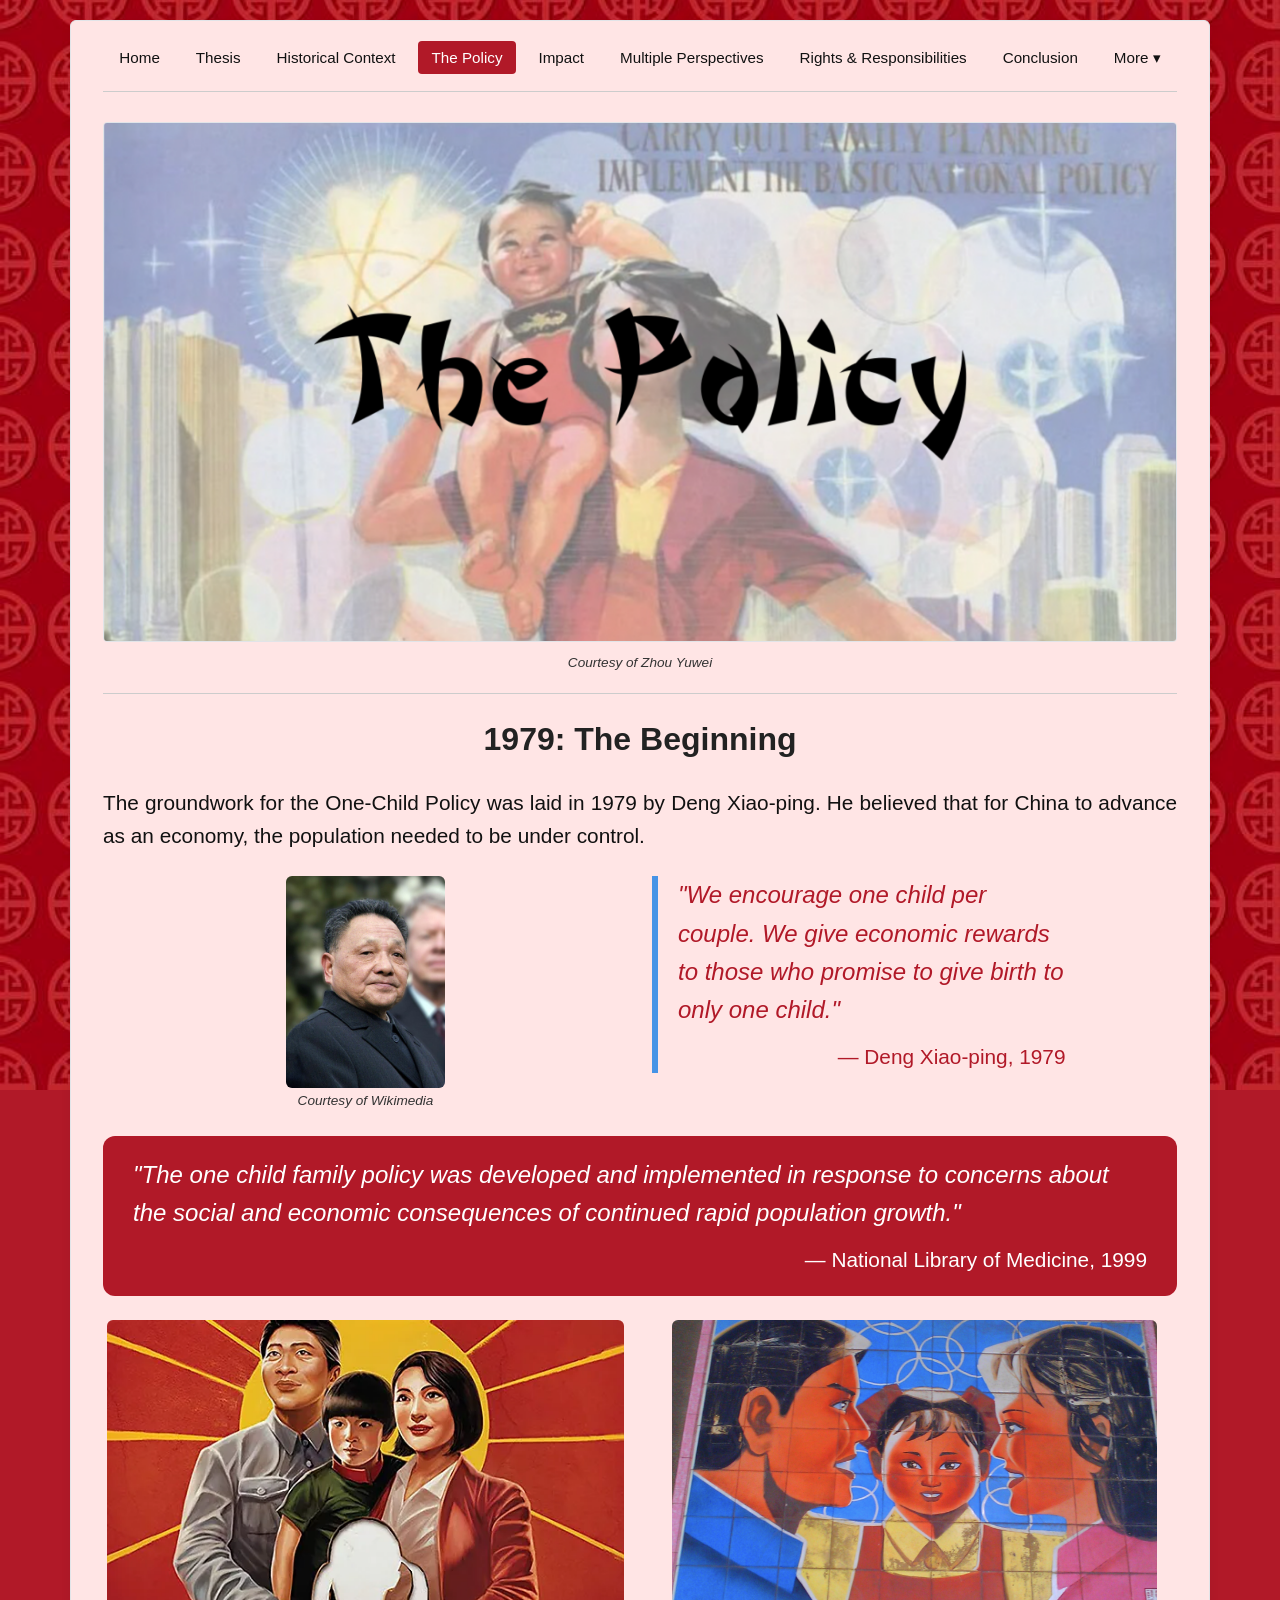
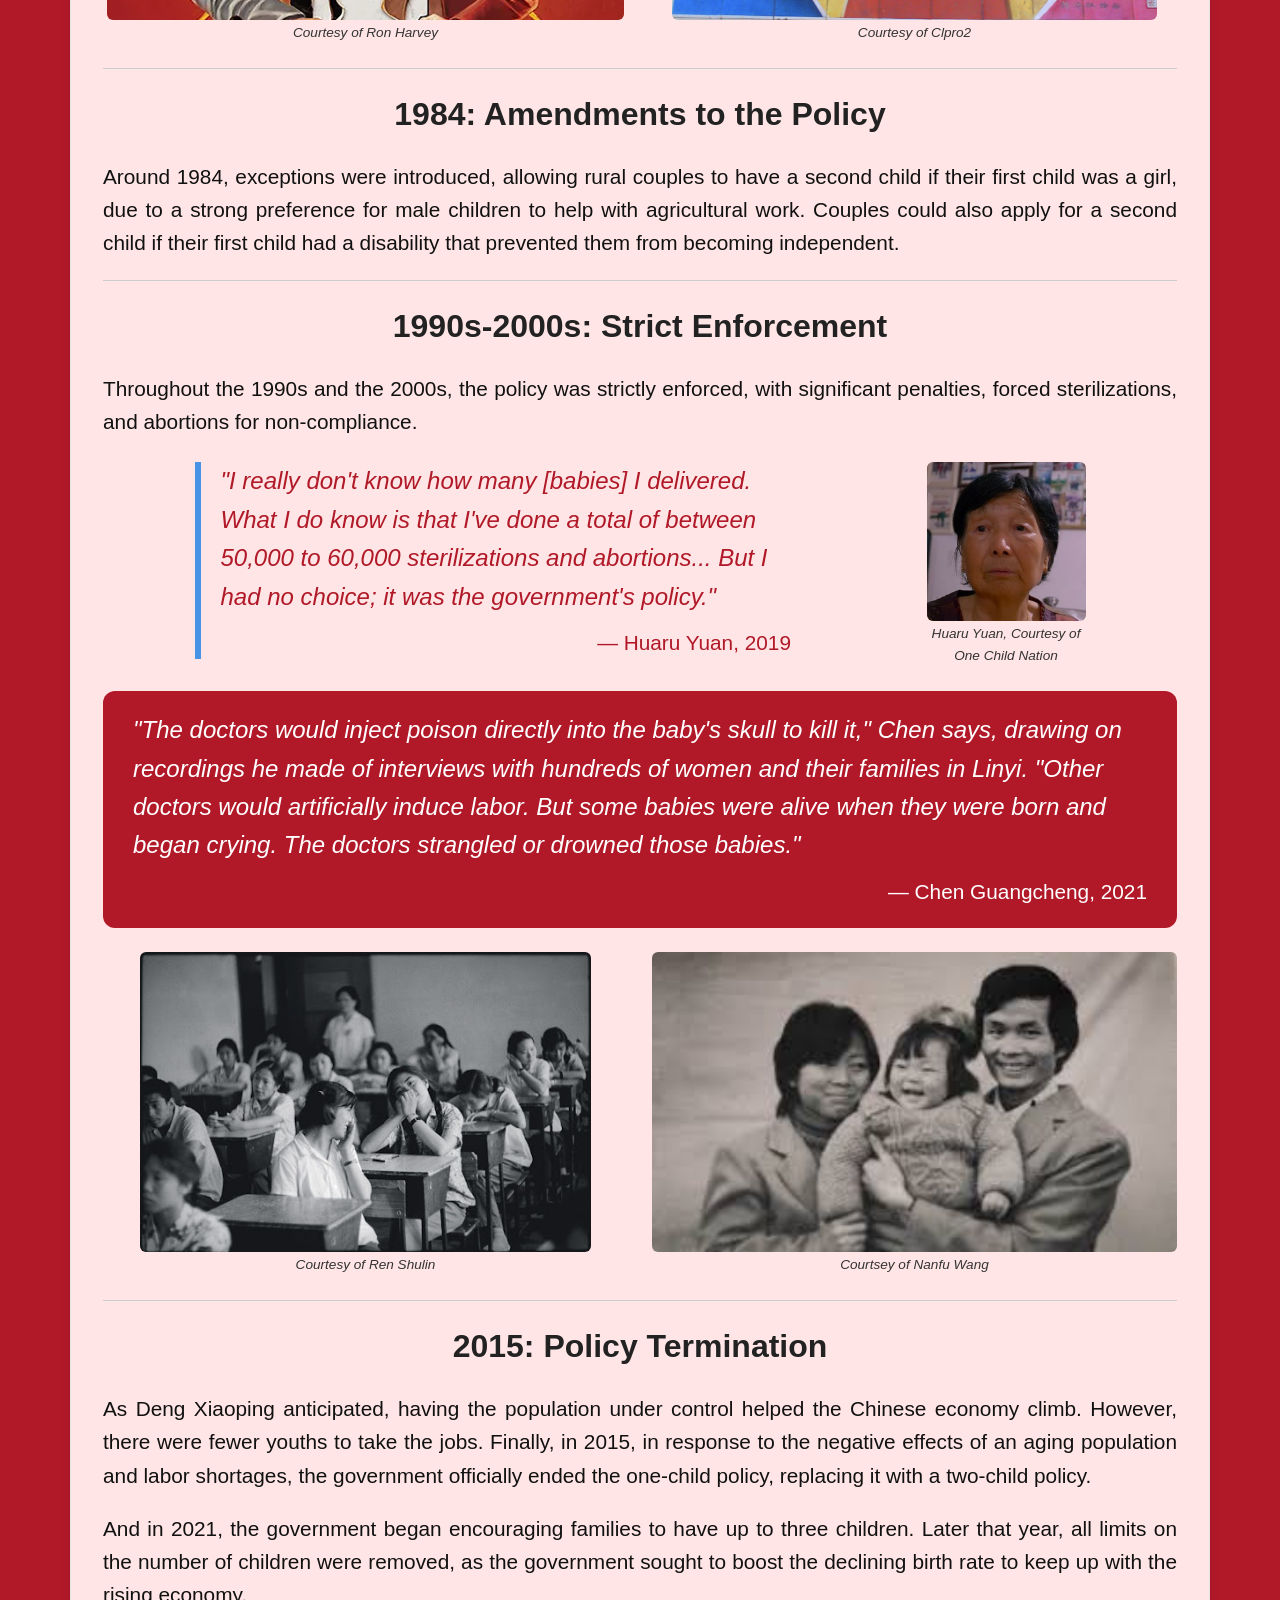
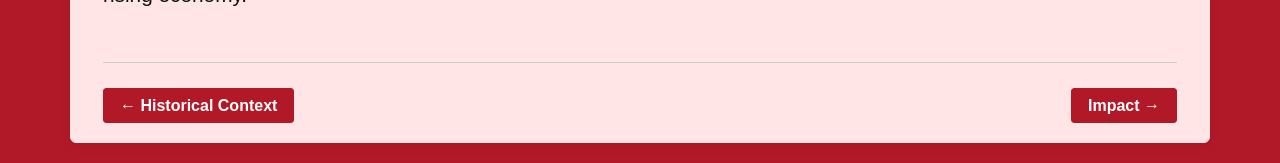
<file: nhd-one-child-policy/policy.html>
<!DOCTYPE html>
<html lang="en">
<head>
  <meta charset="UTF-8" />
  <meta name="viewport" content="width=device-width, initial-scale=1.0" />
  <title>A Population Paradox: The Legacy of China's One-Child Policy</title>
  <link rel="stylesheet" href="style.css" />
</head>
<body>

  <!-- Main Fixed-Width Wrapper -->
  <div class="site-wrapper">

    <!-- Top Navigation -->
    <header class="top-nav">
      <nav>
        <ul>
          <li><a href="index.html">Home</a></li>
          <li><a href="thesis.html">Thesis</a></li>
          <li><a href="context.html">Historical Context</a></li>
          <li><a href="policy.html" class="active">The Policy</a></li>
          <li><a href="impact.html">Impact</a></li>
          <li><a href="perspectives.html">Multiple Perspectives</a></li>
          <li><a href="rights-responsibilities.html">Rights & Responsibilities</a></li>
          <li><a href="conclusion.html">Conclusion</a></li>
          
          <!-- Dropdown Navigation Item -->
          <li class="dropdown">
            <a href="#" class="dropbtn">More &#9662;</a>
            <div class="dropdown-content">
              <a href="bibliography.html">Bibliography</a>
              <a href="process-paper.html">Process Paper</a>
            </div>
          </li>
        </ul>
      </nav>
    </header>

    <hr class="section-divider" />

    <!-- Main Content Area -->
    <main class="content-container">

      <!-- Section: Featured Media / Hero Image Block -->
      <section class="block banner-block">
        <div class="image-wrapper">
          <img src="images/policy.png" alt="Policy Banner Image" />
          <p class="caption">Courtesy of Zhou Yuwei</p>
        </div>
      </section>

      <hr class="section-divider" />

      <h1>1979: The Beginning</h1>

      <!-- Section: Text Block -->
      <section class="block text-block text-md">
        The groundwork for the One-Child Policy was laid in 1979 by Deng Xiao-ping. He believed that for China to advance as an economy, the population needed to be under control.
      </section>

      <div class="row-12">

        <!-- Gutter Column: 1 unit wide -->
        <div class="col-2"></div>

        <!-- Left Column: 2 units wide -->
        <div class="col-2">
          <img src="images/deng.jpg" alt="Deng Xiaoping" />
          <p class="caption">Courtesy of Wikimedia</p>
        </div>

        <!-- Gutter Column: 2 unit wide -->
        <div class="col-2"></div>

        <!-- Right Column: 5 units wide -->
        <div class="col-5">
          <blockquote class="quote-card quote-blue quote-lg">
            "We encourage one child per couple. We give economic rewards to those who promise to give birth to only one child."
            <cite>&mdash; Deng Xiao-ping, 1979</cite>
          </blockquote>
        </div>

        <!-- Gutter Column: 1 unit wide -->
        <div class="col-1"></div>

      </div>

      <!-- Section: Block Quote -->
      <blockquote class="quote-card quote-solid quote-lg">
          "The one child family policy was developed and implemented in response to concerns about the social and economic consequences of continued rapid population growth."
          <cite>&mdash; National Library of Medicine, 1999</cite>
      </blockquote>

        <div class="row-12 equal-height-row">

        <!-- Left Column: 6 units wide -->
        <div class="col-6">
          <img src="images/1979L.webp" alt="Policy Image" />
          <p class="caption">Courtesy of Ron Harvey</p>
        </div>

        <!-- Right Column: 6 units wide -->
        <div class="col-6">
          <img src="images/1979R.png" alt="Policy Image" />
          <p class="caption">Courtesy of Clpro2</p>
        </div>

      </div>

      <hr class="section-divider" />

      <h1>1984: Amendments to the Policy</h1>

      <!-- Section: Text Block -->
      <section class="block text-block text-md">
        Around 1984, exceptions were introduced, allowing rural couples to have a second child if their first child was a girl, due to a strong preference for male children to help with agricultural work. Couples could also apply for a second child if their first child had a disability that prevented them from becoming independent.
      </section>

      <hr class="section-divider" />

      <h1>1990s-2000s: Strict Enforcement</h1>

      <!-- Section: Text Block -->
      <section class="block text-block text-md">
        Throughout the 1990s and the 2000s, the policy was strictly enforced, with significant penalties, forced sterilizations, and abortions for non-compliance. 
      </section>

        <div class="row-12">
        <!-- Gutter Column: 1 unit wide -->
        <div class="col-1"></div>

        <!-- Left Column: 7 units wide -->
        <div class="col-7">
          <blockquote class="quote-card quote-blue quote-lg">
            "I really don't know how many [babies] I delivered. What I do know is that I've done a total of between 50,000 to 60,000 sterilizations and abortions... But I had no choice; it was the government's policy."
            <cite>&mdash; Huaru Yuan, 2019</cite>
          </blockquote>
        </div>

        <!-- Gutter Column: 1 unit wide -->
        <div class="col-1"></div>

        <!-- Right Column: 2 units wide -->
        <div class="col-2">
          <img src="images/huaru-yuan.jpg" alt="Yuaru Yuan Image" />
          <p class="caption">Huaru Yuan, Courtesy of One Child Nation</p>
        </div>

        <!-- Gutter Column: 1 unit wide -->
        <div class="col-1"></div>
      </div>

      <!-- Section: Block Quote -->
      <blockquote class="quote-card quote-solid quote-lg">
          "The doctors would inject poison directly into the baby's skull to kill it," Chen says, drawing on recordings he made of interviews with hundreds of women and their families in Linyi. "Other doctors would artificially induce labor. But some babies were alive when they were born and began crying. The doctors strangled or drowned those babies."
          <cite>&mdash; Chen Guangcheng, 2021</cite>
      </blockquote>

        <div class="row-12 equal-height-row">

        <!-- Left Column: 6 units wide -->
        <div class="col-6">
          <img src="images/1990L.jpg" alt="Policy Image" />
          <p class="caption">Courtesy of Ren Shulin</p>
        </div>

        <!-- Right Column: 6 units wide -->
        <div class="col-6">
          <img src="images/1990R.jpg" alt="Policy Image" />
          <p class="caption">Courtsey of Nanfu Wang</p>
        </div>

      </div>

      <hr class="section-divider" />

      <h1>2015: Policy Termination</h1>

      <!-- Section: Text Block -->
      <section class="block text-block text-md">
        As Deng Xiaoping anticipated, having the population under control helped the Chinese economy climb. However, there were fewer youths to take the jobs. Finally, in 2015, in response to the negative effects of an aging population and labor shortages, the government officially ended the one-child policy, replacing it with a two-child policy. 
      </section>
      <section class="block text-block text-md">
        And in 2021, the government began encouraging families to have up to three children. Later that year, all limits on the number of children were removed, as the government sought to boost the declining birth rate to keep up with the rising economy.
      </section>

    </main>

    <hr class="section-divider" />

    <!-- Bottom Navigation -->
    <footer class="bottom-nav">
      <div class="nav-prev">
        <a href="context.html">&larr; Historical Context</a>
      </div>
      <div class="nav-next">
        <a href="impact.html">Impact &rarr;</a>
      </div>
    </footer>

  </div>

</body>
</html>
</file>
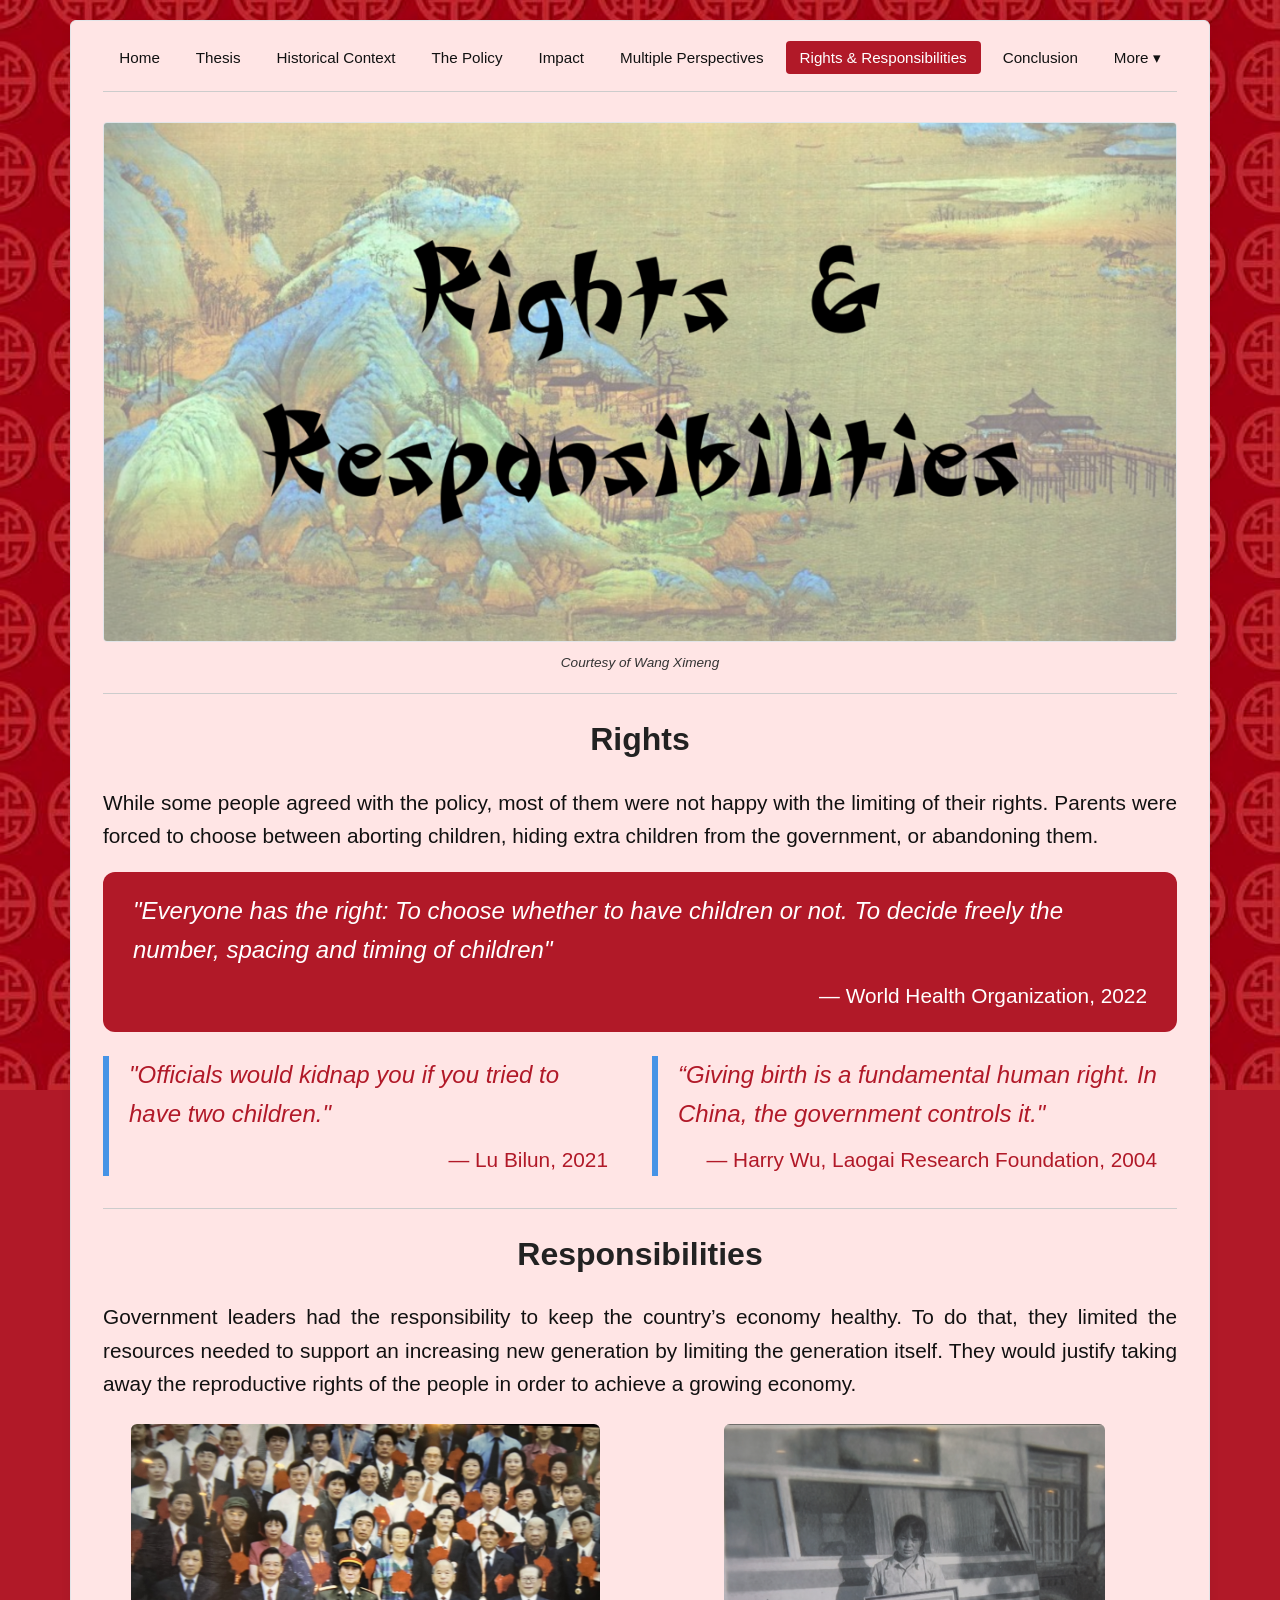
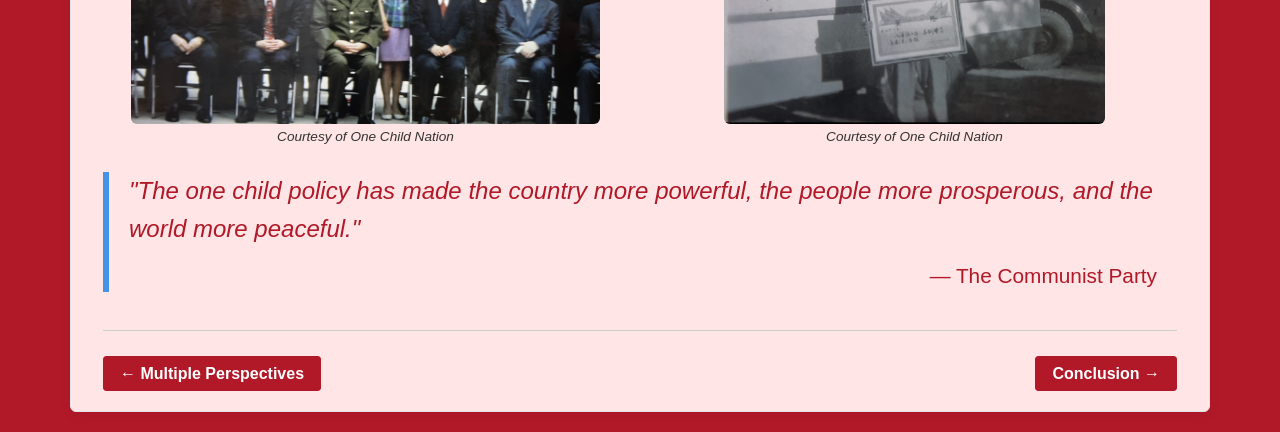
<file: nhd-one-child-policy/rights-responsibilities.html>
<!DOCTYPE html>
<html lang="en">
<head>
  <meta charset="UTF-8" />
  <meta name="viewport" content="width=device-width, initial-scale=1.0" />
  <title>A Population Paradox: The Legacy of China's One-Child Policy</title>
  <link rel="stylesheet" href="style.css" />
</head>
<body>

  <!-- Main Fixed-Width Wrapper -->
  <div class="site-wrapper">

    <!-- Top Navigation -->
    <header class="top-nav">
      <nav>
        <ul>
          <li><a href="index.html">Home</a></li>
          <li><a href="thesis.html">Thesis</a></li>
          <li><a href="context.html">Historical Context</a></li>
          <li><a href="policy.html">The Policy</a></li>
          <li><a href="impact.html">Impact</a></li>
          <li><a href="perspectives.html">Multiple Perspectives</a></li>
          <li><a href="rights-responsibilities.html" class="active">Rights & Responsibilities</a></li>
          <li><a href="conclusion.html">Conclusion</a></li>
          
          <!-- Dropdown Navigation Item -->
          <li class="dropdown">
            <a href="#" class="dropbtn">More &#9662;</a>
            <div class="dropdown-content">
              <a href="bibliography.html">Bibliography</a>
              <a href="process-paper.html">Process Paper</a>
            </div>
          </li>
        </ul>
      </nav>
    </header>

    <hr class="section-divider" />

    <!-- Main Content Area -->
    <main class="content-container">

      <!-- Section: Featured Media / Hero Image Block -->
      <section class="block banner-block">
        <div class="image-wrapper">
          <img src="images/rights-responsibilities.png" alt="R&R Banner Image" />
          <p class="caption">Courtesy of Wang Ximeng</p>
        </div>
      </section>

      <hr class="section-divider" />

      <h1>Rights</h1>

      <!-- Section: Text Block -->
      <section class="block text-block text-md">
        While some people agreed with the policy, most of them were not happy with the limiting of their rights. Parents were forced to choose between aborting children, hiding extra children from the government, or abandoning them.
      </section>

      <!-- Section: Block Quote -->
      <blockquote class="quote-card quote-solid quote-lg">
          "Everyone has the right: To choose whether to have children or not. To decide freely the number, spacing and timing of children"
          <cite>&mdash; World Health Organization, 2022</cite>
      </blockquote>

      <div class="row-12">
        <!-- Left Column: 6 units wide -->
        <div class="col-6">
          <!-- Section: Block Quote -->
          <blockquote class="quote-card quote-blue quote-lg">
            "Officials would kidnap you if you tried to have two children."​​​​​​​
            <cite>&mdash; Lu Bilun, 2021</cite>
          </blockquote>
        </div>

        <!-- Right Column: 6 units wide -->
        <div class="col-6">
          <!-- Section: Block Quote -->
          <blockquote class="quote-card quote-blue quote-lg">
            “Giving birth is a fundamental human right. In China, the government controls it.​​​​​​​"​​​​​​​
            <cite>&mdash; Harry Wu, Laogai Research Foundation, 2004</cite>
          </blockquote>
        </div>
      </div>

      <hr class="section-divider" />

      <h1>Responsibilities</h1>

      <!-- Section: Text Block -->
      <section class="block text-block text-md">
        Government leaders had the responsibility to keep the country’s economy healthy. To do that, they limited the resources needed to support an increasing new generation by limiting the generation itself. They would justify taking away the reproductive rights of the people in order to achieve a growing economy. 
      </section>

      <div class="row-12 equal-height-row">
        <!-- Left Column: 6 units wide -->
        <div class="col-6">
          <img src="images/ResponsibilitiesL.jpg" alt="Responsibilities Image" />
          <p class="caption">Courtesy of One Child Nation</p>
        </div>

        <!-- Right Column: 6 units wide -->
        <div class="col-6">
          <img src="images/ResponsibilitiesR.jpg" alt="Responsibilities Image" />
          <p class="caption">Courtesy of One Child Nation</p>
        </div>
      </div>

      <!-- Section: Block Quote -->
      <blockquote class="quote-card quote-blue quote-lg">
          "The one child policy has made the country more powerful, the people more prosperous, and the world more peaceful."​​​​​​​
          <cite>&mdash; The Communist Party</cite>
      </blockquote>

    </main>

    <hr class="section-divider" />

    <!-- Bottom Navigation -->
    <footer class="bottom-nav">
      <div class="nav-prev">
        <a href="perspectives.html">&larr; Multiple Perspectives</a>
      </div>
      <div class="nav-next">
        <a href="conclusion.html">Conclusion &rarr;</a>
      </div>
    </footer>

  </div>

</body>
</html>
</file>
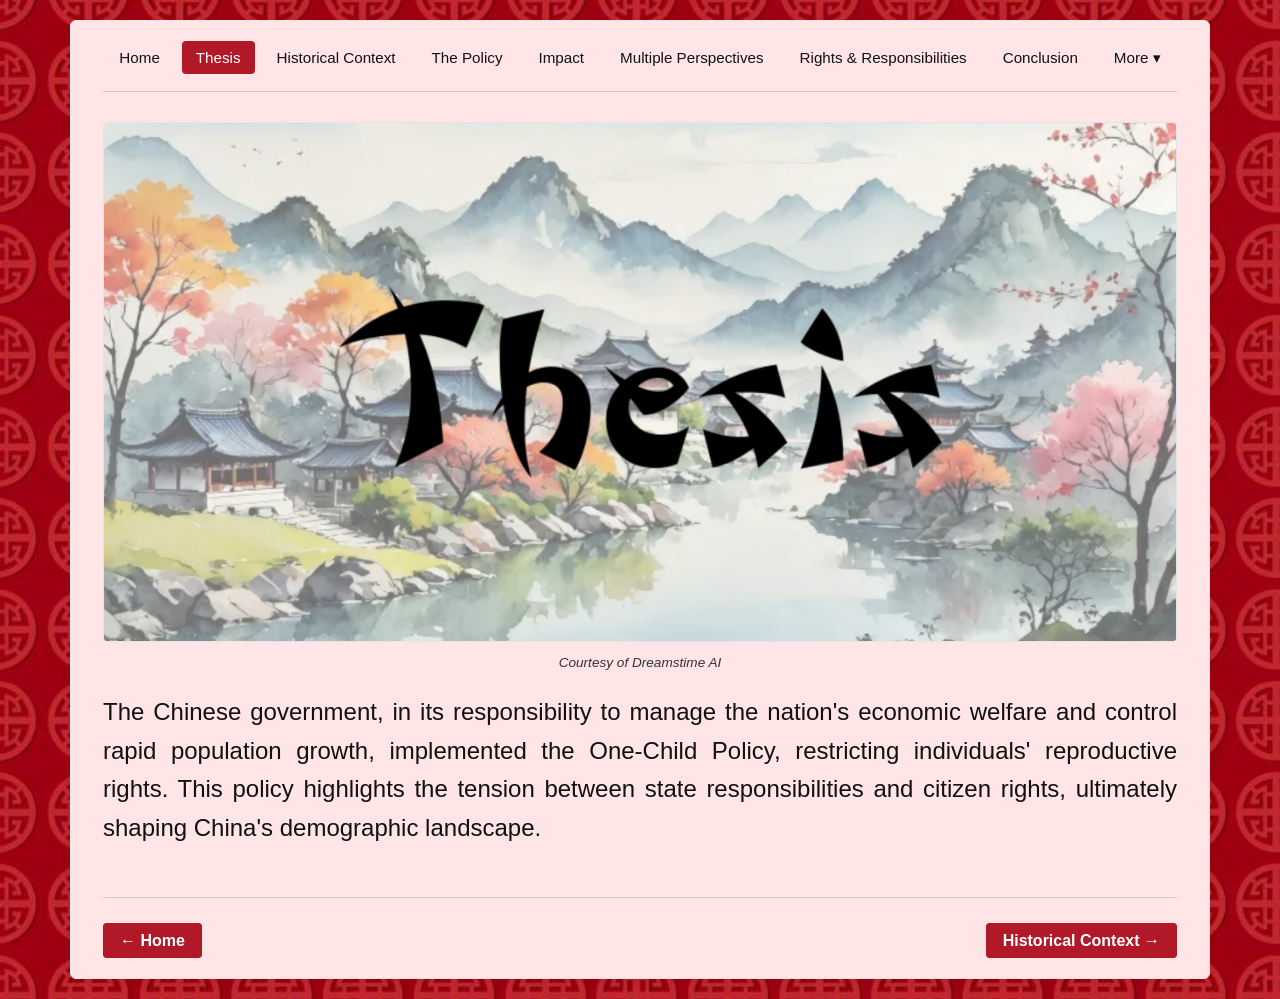
<file: nhd-one-child-policy/thesis.html>
<!DOCTYPE html>
<html lang="en">
<head>
  <meta charset="UTF-8" />
  <meta name="viewport" content="width=device-width, initial-scale=1.0" />
  <title>A Population Paradox: The Legacy of China's One-Child Policy</title>
  <link rel="stylesheet" href="style.css" />
</head>
<body>

  <!-- Main Fixed-Width Wrapper -->
  <div class="site-wrapper">

    <!-- Top Navigation -->
    <header class="top-nav">
      <nav>
        <ul>
          <li><a href="index.html">Home</a></li>
          <li><a href="thesis.html" class="active">Thesis</a></li>
          <li><a href="context.html">Historical Context</a></li>
          <li><a href="policy.html">The Policy</a></li>
          <li><a href="impact.html">Impact</a></li>
          <li><a href="perspectives.html">Multiple Perspectives</a></li>
          <li><a href="rights-responsibilities.html">Rights & Responsibilities</a></li>
          <li><a href="conclusion.html">Conclusion</a></li>
          
          <!-- Dropdown Navigation Item -->
          <li class="dropdown">
            <a href="#" class="dropbtn">More &#9662;</a>
            <div class="dropdown-content">
              <a href="bibliography.html">Bibliography</a>
              <a href="process-paper.html">Process Paper</a>
            </div>
          </li>
        </ul>
      </nav>
    </header>

    <hr class="section-divider" />

    <!-- Main Content Area -->
    <main class="content-container">

      <!-- Section: Featured Media / Hero Image Block -->
      <section class="block banner-block">
        <div class="image-wrapper">
          <img src="images/thesis.png" alt="Thesis Banner Image" />
          <p class="caption">Courtesy of Dreamstime AI</p>
        </div>
      </section>

      <!-- Section: Text Block -->
      <section class="block text-block text-lg">
          The Chinese government, in its responsibility to manage the nation's economic welfare and control rapid population growth, implemented the One-Child Policy, restricting individuals' reproductive rights. This policy highlights the tension between state responsibilities and citizen rights, ultimately shaping China's demographic landscape.
      </section>

    </main>

    <hr class="section-divider" />

    <!-- Bottom Navigation -->
    <footer class="bottom-nav">
      <div class="nav-prev">
        <a href="index.html">&larr; Home</a>
      </div>
      <div class="nav-next">
        <a href="context.html">Historical Context &rarr;</a>
      </div>
    </footer>

  </div>

</body>
</html>
</file>
<file: nhd-one-child-policy/style.css>
/* ==========================================================================
   Base & Reset Styles
   ========================================================================== */
* {
  box-sizing: border-box;
  margin: 0;
  padding: 0;
}

body {
  font-family: -apple-system, BlinkMacSystemFont, "Segoe UI", Roboto, Helvetica, Arial, sans-serif;
  background-color: #b11928;
  color: #222222;
  line-height: 1.6;
  padding: 20px 0;

  /* Add Background Image Properties Here */
  background-image: url('images/bg.jpg'); /* Relative path or URL */
  background-size: cover;                                /* Scales image to fill screen */
  background-position: center center;                    /* Centers the image */
  background-repeat: no-repeat;                          /* Prevents image repetition */
  background-attachment: fixed;
}

/* ==========================================================================
   Fixed Width Wrapper Container
   ========================================================================== */
.site-wrapper {
  max-width: 1140px; /* Fixed maximum width similar to NHD standard sites */
  margin: 0 auto;
  background-color: #ffe5e5;
  padding: 24px 32px;
  border: 1px solid #e1e4e8;
  border-radius: 6px;
  box-shadow: 0 4px 12px rgba(0, 0, 0, 0.05);
}

/* Section Dividers */
.section-divider {
  border: none;
  border-top: 1px solid #cccccc;
  margin: 20px 0;
}

/* ==========================================================================
   Top Navigation
   ========================================================================== */
.top-nav nav ul {
  list-style: none;
  display: flex;
  flex-wrap: wrap;
  align-items: center;
  justify-content: center;
  gap: 8px;
}

.top-nav a {
  text-decoration: none;
  color: #111111;
  font-size: 0.95rem;
  font-weight: 500;
  padding: 8px 14px;
  border-radius: 4px;
  transition: background-color 0.2s ease, color 0.2s ease;
}

.top-nav a:hover,
.top-nav a.active {
  background-color: #b11928;
  color: #ffffff;
}

/* Dropdown Menu */
.dropdown {
  position: relative;
  display: inline-block;
}

.dropdown-content {
  display: none;
  position: absolute;
  top: 100%;
  left: 0;
  background-color: #ffffff;
  min-width: 160px;
  box-shadow: 0 8px 16px rgba(0, 0, 0, 0.1);
  border: 1px solid #e1e4e8;
  border-radius: 4px;
  z-index: 100;
  padding: 6px 0;
}

.dropdown-content a {
  color: #333333;
  display: block;
  border-radius: 0;
}

.dropdown-content a:hover {
  background-color: #f1f3f5;
  color: #b11928;
}

.dropdown:hover .dropdown-content {
  display: block;
}

/* ==========================================================================
   Content Blocks
   ========================================================================== */
.content-container {
  padding: 10px 0;
}

.content-container h1 {
  margin-bottom: 20px;
  text-align: center;
}

.block {
  margin-bottom: 20px;
}

/* Images & Media */
.media-block .image-wrapper {
  display: flex;
  max-width: 100%;
  margin: 0 auto;   
  justify-content: center;
}

.banner-block img {
  max-width: 100%;
  height: auto;
  border-radius: 4px;
  border: 1px solid #e1e4e8;
}

.media-block img {
  max-width: 100%;
  height: auto;
  border-radius: 30px;
  border: 1px solid #e1e4e8;
}

.caption {
  font-size: 0.85rem;
  color: #333333;
  margin-top: 2px;
  font-style: italic;
  text-align: center;
}

.credit {
  font-size: 0.85rem;
  text-align: center;
}

/* Text Formatting */

.text-block p {
  font-size: 1.1rem;
  color: #111111;
  text-align: justify;
  margin-bottom: 8px;
}

.text-block h2 {
  font-size: 1.3rem;
  color: #111111;
  text-align: justify;
  margin-bottom: 8px;
}

.text-block.text-center h2 {
  font-size: 1.3rem;
  color: #111111;
  text-align: center;
  margin-bottom: 8px;
}

.text-block.text-sm {
  font-size: 0.8rem;
  color: #111111;
  text-align: justify;
  margin-left: 12px;
  margin-bottom: 12px;
}

.text-block.text-md {
  font-size: 1.3rem;
  color: #111111;
  text-align: justify;
}

.text-block.text-lg {
  font-size: 1.5rem;
  color: #111111;
  text-align: justify;
}

.text-block.text-xl {
  font-size: 1.7rem;
  color: #111111;
  text-align: justify;
}

.text-center-wrapper {
  text-align: center;
}

/* ==========================================================================
   Bottom Navigation
   ========================================================================== */
.bottom-nav {
  display: flex;
  justify-content: space-between;
  align-items: center;
  padding-top: 10px;
}

/* Centered Modifier for Main/Home Page */
.bottom-nav.nav-center {
  justify-content: center;
}

.bottom-nav a {
  background-color: #b11928;
  text-decoration: none;
  font-weight: 600;
  color: #ffffff;
  padding: 8px 16px;
  border: 1px solid #b11928;
  border-radius: 4px;
  transition: all 0.2s ease;
}

.bottom-nav a:hover {
  background-color: #ffffff;
  color: #b11928;
}

/* ==========================================================================
   12-Unit Grid System
   ========================================================================== */

/* Grid Row Container */
.row-12 {
  display: grid;
  grid-template-columns: repeat(12, 1fr); /* Divides row into 12 equal tracks */
  gap: 24px;                              /* Spacing between columns */
  margin: 24px 0;
  align-items: start;
}

/* Span Utility Classes (1 to 12) */
.col-1  { grid-column: span 1; }
.col-2  { grid-column: span 2; }
.col-3  { grid-column: span 3; }
.col-4  { grid-column: span 4; }
.col-5  { grid-column: span 5; }
.col-6  { grid-column: span 6; }
.col-7  { grid-column: span 7; }
.col-8  { grid-column: span 8; }
.col-9  { grid-column: span 9; }
.col-10 { grid-column: span 10; }
.col-11 { grid-column: span 11; }
.col-12 { grid-column: span 12; }

/* Ensure all images inside grid columns scale to fit their container */
.row-12 img {
  width: 100%;
  height: auto;
  max-width: 100%;
  display: block;
  margin: 0 auto;      /* Centers the image horizontally inside its column */
  border-radius: 6px;
}

/* Apply to images inside an equal-height row */
.equal-height-row img {
  height: 300px;        /* Forces all images in the row to 300px tall */
  width: auto;
  max-width: 100%;
  margin: 0 auto
  object-fit: cover;    /* Crops excess top/bottom or sides without stretching */
  border-radius: 6px;
}

/* Mobile Responsiveness: Stacks all columns on mobile screens */
@media (max-width: 768px) {
  .row-12 > [class*="col-"] {
    grid-column: span 12;
  }
}

/* ==========================================================================
   Styling the Quote Block
   ========================================================================== */

.quote-card {
  padding: 0px 20px;
  margin-bottom: 12px;
  font-style: italic;
  border-radius: 0 4px 4px 0;
}

.quote-card p {
  font-size: 1.1rem;
  color: #222222;
  margin-bottom: 8px;
}

.quote-card cite {
  padding-top: 10px;
  display: block;
  font-size: 0.95rem;
  font-style: normal;
  font-weight: 400;
  text-align: right;
}

.quote-card.quote-md {
  font-size: 1.3rem;
  color: #b11928;
  margin-bottom: 8px;
}

.quote-card.quote-md cite {
  font-size: 1.1rem;
  color: #b11928;
}

.quote-card.quote-lg {
  font-size: 1.5rem;
  color: #b11928;
  margin-bottom: 8px;
}

.quote-card.quote-lg cite {
  font-size: 1.3rem;
}

.analysis-text {
  font-size: 0.95rem;
  color: #333333;
  line-height: 1.5;
}

/* Gray Border Left */
.quote-card.quote-gray {
  border-left: 4px solid #aaaaaa;
}

/* Blue Border Left */
.quote-card.quote-blue {
  border-left: 6px solid #4693e6;
}

/* Purple Border Left */
.quote-card.quote-purple {
  border-left: 6px solid #9644ee;
}

/* Red background with rounded corners on all 4 sides */
.quote-card.quote-solid {
  padding: 20px 30px;
  background-color: #b11928;
  color: #ffffff;
  border-left: none;
  border-radius: 12px; /* Uniform rounded corners since there's no left accent bar */
  margin-bottom: 20px;
}

/* Mobile Responsiveness: Stacking columns vertically on narrow screens */
@media (max-width: 768px) {
  .column-row {
    flex-direction: column;
  }
}
</file>
<file: style.css>
/* ==========================================================================
   Base & Reset Styles
   ========================================================================== */
* {
  box-sizing: border-box;
  margin: 0;
  padding: 0;
}

body {
  font-family: -apple-system, BlinkMacSystemFont, "Segoe UI", Roboto, Helvetica, Arial, sans-serif;
  background-color: #3e3e75;
  color: #222222;
  line-height: 1.6;
  padding: 20px 0;
}

/* ==========================================================================
   Fixed Width Wrapper Container
   ========================================================================== */
.site-wrapper {
  max-width: 960px; /* Fixed maximum width similar to NHD standard sites */
  margin: 0 auto;
  background-color: #ffffff;
  padding: 16px 32px;
  border-top: 32px solid #98e8de;
  border-radius: 6px;
  box-shadow: 0 4px 12px rgba(0, 0, 0, 0.05);
}

/* Section Dividers */
.section-divider {
  border: none;
  border-top: 1px solid #e1e4e8;
  margin: 20px 0;
}

/* ==========================================================================
   Top Navigation
   ========================================================================== */
.top-nav nav ul {
  list-style: none;
  display: flex;
  flex-wrap: wrap;
  align-items: center;
  justify-content: center;
  gap: 8px;
}

.top-nav a {
  text-decoration: none;
  color: #333333;
  font-size: 0.95rem;
  font-weight: 500;
  padding: 8px 14px;
  border-radius: 4px;
  transition: background-color 0.2s ease, color 0.2s ease;
}

.top-nav a:hover,
.top-nav a.active {
  background-color: #0056b3;
  color: #ffffff;
}

/* Dropdown Menu */
.dropdown {
  position: relative;
  display: inline-block;
}

.dropdown-content {
  display: none;
  position: absolute;
  top: 100%;
  left: 0;
  background-color: #ffffff;
  min-width: 160px;
  box-shadow: 0 8px 16px rgba(0, 0, 0, 0.1);
  border: 1px solid #e1e4e8;
  border-radius: 4px;
  z-index: 100;
  padding: 6px 0;
}

.dropdown-content a {
  color: #333333;
  display: block;
  border-radius: 0;
}

.dropdown-content a:hover {
  background-color: #f1f3f5;
  color: #0056b3;
}

.dropdown:hover .dropdown-content {
  display: block;
}

/* ==========================================================================
   Content Blocks
   ========================================================================== */
.content-container {
  padding: 10px 0;
}

.content-container h1 {
  font-size: 4rem;
  color: #4e1f6e;
  margin-bottom: 10px;
  text-align: center;
}

.block {
  margin-bottom: 20px;
}

/* Images & Media */
.media-block .image-wrapper {
  text-align: center;
}

.media-block img {
  max-width: 100%;
  height: auto;
  border-radius: 4px;
  border: 1px solid #e1e4e8;
}

.caption {
  font-size: 0.85rem;
  color: #666666;
  margin-top: 6px;
  font-style: italic;
  text-align: center;
}

/* Text & Thesis Formatting */
.text-block h2 {
  font-size: 1.5rem;
  margin-bottom: 20px;
  color: #45a9a9;
}

.text-block h4 {
  font-size: 1.15rem;
  color: #333333;
  font-style: italic;
  font-weight: 500;
}

.text-block date {
  font-size: 1rem;
  color: #777777;
}

.text-block p {
  font-size: 1.05rem;
  color: #333333;
  text-align: justify;
}

.quote-card {
  background-color: #f8fafa;
  padding: 20px;
  border-left: 4px solid #e1e4e8;
  border-radius: 0 4px 4px 0;
}

.quote-card p {
  font-size: 1.1rem;
  color: #45a9a9;
  font-style: italic;
  margin-bottom: 8px;
}

.quote-card cite {
  padding-top: 10px;
  display: block;
  font-size: 0.95rem;
  font-style: normal;
  font-weight: 400;
  text-align: right;
}

/* Charts / Embed Containers */
.chart-block h3 {
  font-size: 1.3rem;
  margin-bottom: 8px;
}

.chart-container {
  width: 100%;
  margin: 16px 0 8px 0;
}

.chart-placeholder {
  width: 100%;
  height: 300px;
  background-color: #f8f9fa;
  border: 2px dashed #cccccc;
  border-radius: 4px;
  display: flex;
  align-items: center;
  justify-content: center;
  color: #777777;
  font-weight: 500;
}

/* ==========================================================================
   Bottom Navigation
   ========================================================================== */
.bottom-nav {
  display: flex;
  justify-content: space-between;
  align-items: center;
  padding-top: 10px;
}

.bottom-nav a {
  text-decoration: none;
  font-weight: 600;
  color: #0056b3;
  padding: 8px 16px;
  border: 1px solid #0056b3;
  border-radius: 4px;
  transition: all 0.2s ease;
}

.bottom-nav a:hover {
  background-color: #0056b3;
  color: #ffffff;
}

/* ==========================================================================
   12-Unit Grid System
   ========================================================================== */

/* Grid Row Container */
.row-12 {
  display: grid;
  grid-template-columns: repeat(12, 1fr); /* Divides row into 12 equal tracks */
  gap: 24px;                              /* Spacing between columns */
  margin: 24px 0;
  align-items: start;
}

/* Span Utility Classes (1 to 12) */
.col-1  { grid-column: span 1; }
.col-2  { grid-column: span 2; }
.col-3  { grid-column: span 3; }
.col-4  { grid-column: span 4; }
.col-5  { grid-column: span 5; }
.col-6  { grid-column: span 6; }
.col-7  { grid-column: span 7; }
.col-8  { grid-column: span 8; }
.col-9  { grid-column: span 9; }
.col-10 { grid-column: span 10; }
.col-11 { grid-column: span 11; }
.col-12 { grid-column: span 12; }

/* Ensure all images inside grid columns scale to fit their container */
.row-12 img {
  width: 100%;
  height: auto;
  max-width: 100%;
  display: block;
  margin: 0 auto;      /* Centers the image horizontally inside its column */
  border-radius: 6px;
}

/* Apply to images inside an equal-height row */
.equal-height-row img {
  height: 300px;        /* Forces all images in the row to 300px tall */
  width: auto;
  max-width: 100%;
  margin: 0 auto
  object-fit: cover;    /* Crops excess top/bottom or sides without stretching */
  border-radius: 6px;
}

/* Mobile Responsiveness: Stacks all columns on mobile screens */
@media (max-width: 768px) {
  .row-12 > [class*="col-"] {
    grid-column: span 12;
  }
}
</file>
